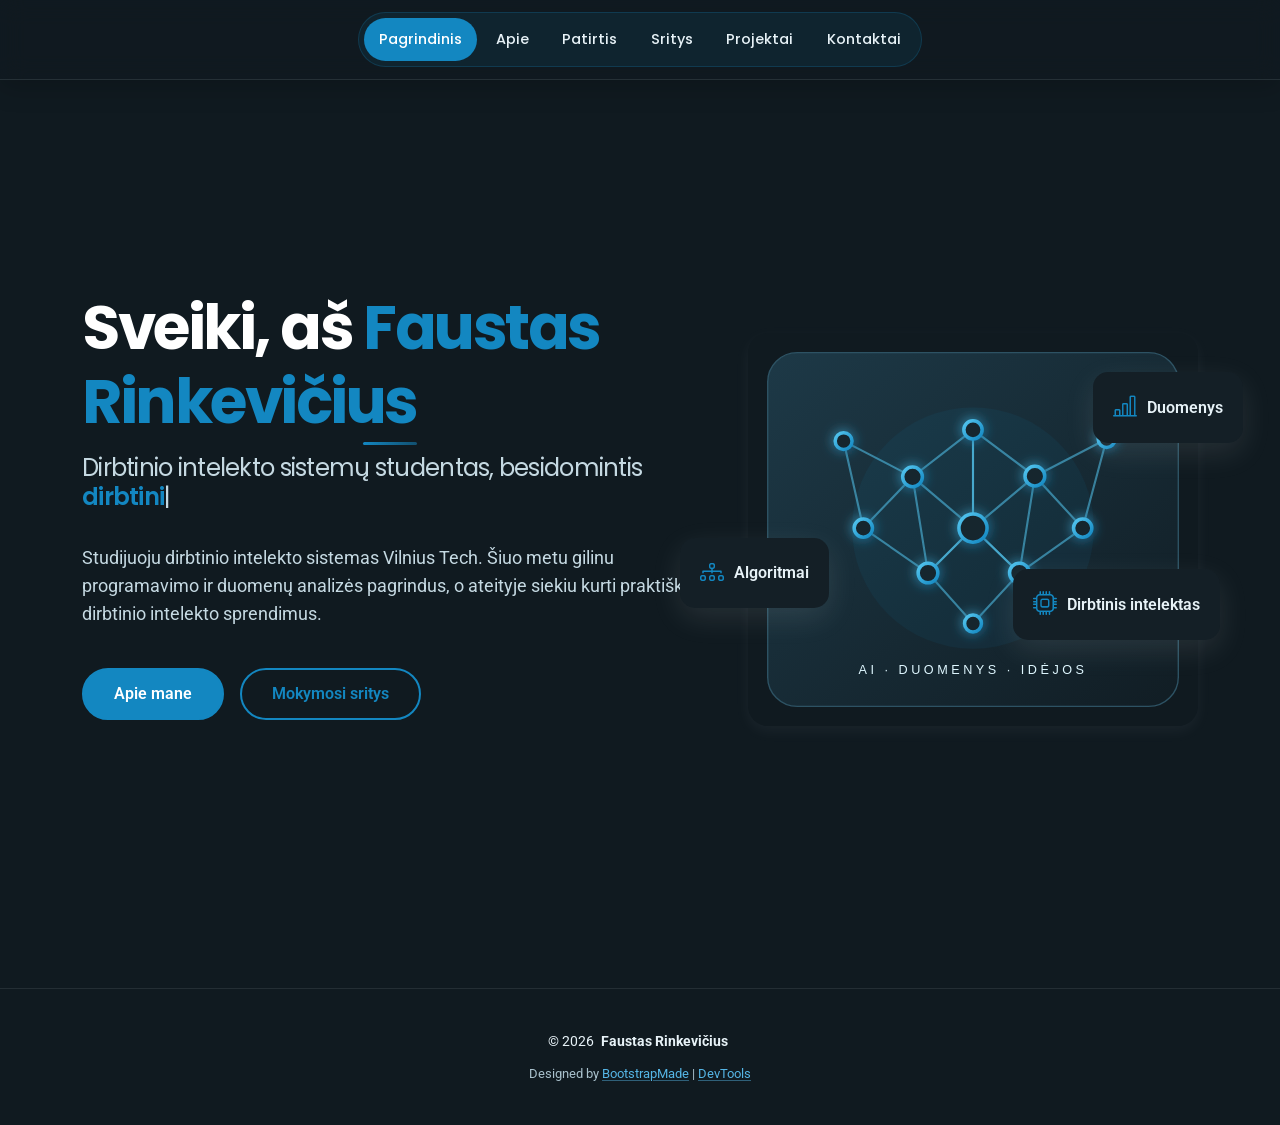
<file: index.html>
<!DOCTYPE html>
<html lang="lt">

<head>
  <meta charset="utf-8">
  <meta content="width=device-width, initial-scale=1.0" name="viewport">
  <title>Mano CV</title>
  <meta name="description" content="Faustas Rinkevičius CV puslapis.">
  <meta name="author" content="Faustas Rinkevičius">
  <meta name="keywords" content="">

  <!-- Favicons -->
  <link href="assets/img/favicon.svg" rel="icon" type="image/svg+xml">

  <!-- Fonts -->
  <link href="https://fonts.googleapis.com" rel="preconnect">
  <link href="https://fonts.gstatic.com" rel="preconnect" crossorigin>
  <link href="https://fonts.googleapis.com/css2?family=Roboto:ital,wght@0,100;0,300;0,400;0,500;0,700;0,900;1,100;1,300;1,400;1,500;1,700;1,900&family=Poppins:ital,wght@0,100;0,200;0,300;0,400;0,500;0,600;0,700;0,800;0,900;1,100;1,200;1,300;1,400;1,500;1,600;1,700;1,800;1,900&family=Raleway:ital,wght@0,100;0,200;0,300;0,400;0,500;0,600;0,700;0,800;0,900;1,100;1,200;1,300;1,400;1,500;1,600;1,700;1,800;1,900&display=swap" rel="stylesheet">

  <!-- Vendor CSS Files -->
  <link href="assets/vendor/bootstrap/css/bootstrap.min.css" rel="stylesheet">
  <link href="assets/vendor/bootstrap-icons/bootstrap-icons.css" rel="stylesheet">
  <link href="assets/vendor/aos/aos.css" rel="stylesheet">
  <link href="assets/vendor/swiper/swiper-bundle.min.css" rel="stylesheet">
  <link href="assets/vendor/glightbox/css/glightbox.min.css" rel="stylesheet">

  <!-- Main CSS File -->
  <link href="assets/css/main.css" rel="stylesheet">
  <link href="assets/css/custom.css" rel="stylesheet">

  <!-- =======================================================
  * Template Name: FolioOne
  * Template URL: https://bootstrapmade.com/folioone-bootstrap-portfolio-website-template/
  * Updated: Aug 23 2025 with Bootstrap v5.3.7
  * Author: BootstrapMade.com
  * License: https://bootstrapmade.com/license/
  ======================================================== -->
</head>

<body class="index-page">

  <header id="header" class="header d-flex align-items-center light-background sticky-top">
    <div class="container position-relative d-flex align-items-center justify-content-between">

      <!-- <a href="index.html" class="logo d-flex align-items-center me-auto me-xl-0">
      <img src="assets/img/logo.webp" alt="">
      <h1 class="sitename">FolioOne</h1> 
    </a> -->

      <nav id="navmenu" class="navmenu">
        <ul>
          <li><a href="index.html" class="active">Pagrindinis</a></li>
          <li><a href="about.html">Apie</a></li>
          <li><a href="resume.html">Patirtis</a></li>
          <li><a href="services.html">Sritys</a></li>
          <li><a href="portfolio.html">Projektai</a></li>
          <li><a href="contact.html">Kontaktai</a></li>
        </ul>
        <i class="mobile-nav-toggle d-xl-none bi bi-list"></i>
      </nav>

    </div>
  </header>

  <main class="main">

    <!-- Hero Section -->
    <section id="hero" class="hero section">

      <div class="container" data-aos="fade-up" data-aos-delay="100">

        <div class="row gy-4 align-items-center">
          <div class="col-lg-7 order-2 order-lg-1">
            <div class="hero-content">
              <h1 data-aos="fade-up" data-aos-delay="200">Sveiki, aš <span class="highlight">Faustas Rinkevičius</span></h1>
              <h2 data-aos="fade-up" data-aos-delay="300">Dirbtinio intelekto sistemų studentas, besidomintis <span class="typed" data-typed-items="dirbtiniu intelektu, mašininiu mokymusi, duomenų analize"></span></h2>
              <p data-aos="fade-up" data-aos-delay="400">Studijuoju dirbtinio intelekto sistemas Vilnius Tech. Šiuo metu gilinu programavimo ir duomenų analizės pagrindus, o ateityje siekiu kurti praktiškus dirbtinio intelekto sprendimus.</p>
              <div class="hero-actions" data-aos="fade-up" data-aos-delay="500">
                <a href="about.html" class="btn btn-primary">Apie mane</a>
                <a href="about.html#skills" class="btn btn-outline">Mokymosi sritys</a>
              </div>
            </div>
          </div>
          <div class="col-lg-5 order-1 order-lg-2">
            <div class="hero-image" data-aos="zoom-in" data-aos-delay="300">
              <div class="image-wrapper">
                <img src="assets/img/ai-network.svg" alt="Dirbtinio intelekto neuroninio tinklo iliustracija" class="img-fluid">
                <div class="floating-elements">
                  <div class="floating-card data" data-aos="fade-left" data-aos-delay="700">
                    <i class="bi bi-bar-chart-line"></i>
                    <span>Duomenys</span>
                  </div>
                  <div class="floating-card algorithms" data-aos="fade-right" data-aos-delay="800">
                    <i class="bi bi-diagram-3"></i>
                    <span>Algoritmai</span>
                  </div>
                  <div class="floating-card ai" data-aos="fade-up" data-aos-delay="900">
                    <i class="bi bi-cpu"></i>
                    <span>Dirbtinis intelektas</span>
                  </div>
                </div>
              </div>
            </div>
          </div>
        </div>

      </div>

    </section><!-- /Hero Section -->

  </main>

  <footer id="footer" class="footer">

    <div class="container">
      <div class="copyright text-center ">
        <p>© <span>2026</span> <strong class="px-1 sitename">Faustas Rinkevičius</strong></p>
      </div>
      <div class="credits">
        <!-- All the links in the footer should remain intact. -->
        <!-- You can delete the links only if you've purchased the pro version. -->
        <!-- Licensing information: https://bootstrapmade.com/license/ -->
        <!-- Purchase the pro version with working PHP/AJAX contact form: [buy-url] -->
        Designed by <a href="https://bootstrapmade.com/">BootstrapMade</a> | <a href="https://bootstrapmade.com/tools/">DevTools</a>
      </div>
    </div>

  </footer>

  <!-- Scroll Top -->
  <a href="#" id="scroll-top" class="scroll-top d-flex align-items-center justify-content-center"><i class="bi bi-arrow-up-short"></i></a>

  <!-- Preloader -->
  <div id="preloader"></div>

  <!-- Vendor JS Files -->
  <script src="assets/vendor/bootstrap/js/bootstrap.bundle.min.js"></script>
  <script src="assets/vendor/php-email-form/validate.js"></script>
  <script src="assets/vendor/aos/aos.js"></script>
  <script src="assets/vendor/typed.js/typed.umd.js"></script>
  <script src="assets/vendor/waypoints/noframework.waypoints.js"></script>
  <script src="assets/vendor/purecounter/purecounter_vanilla.js"></script>
  <script src="assets/vendor/swiper/swiper-bundle.min.js"></script>
  <script src="assets/vendor/imagesloaded/imagesloaded.pkgd.min.js"></script>
  <script src="assets/vendor/isotope-layout/isotope.pkgd.min.js"></script>
  <script src="assets/vendor/glightbox/js/glightbox.min.js"></script>

  <!-- Main JS File -->
  <script src="assets/js/main.js"></script>

</body>

</html>
</file>
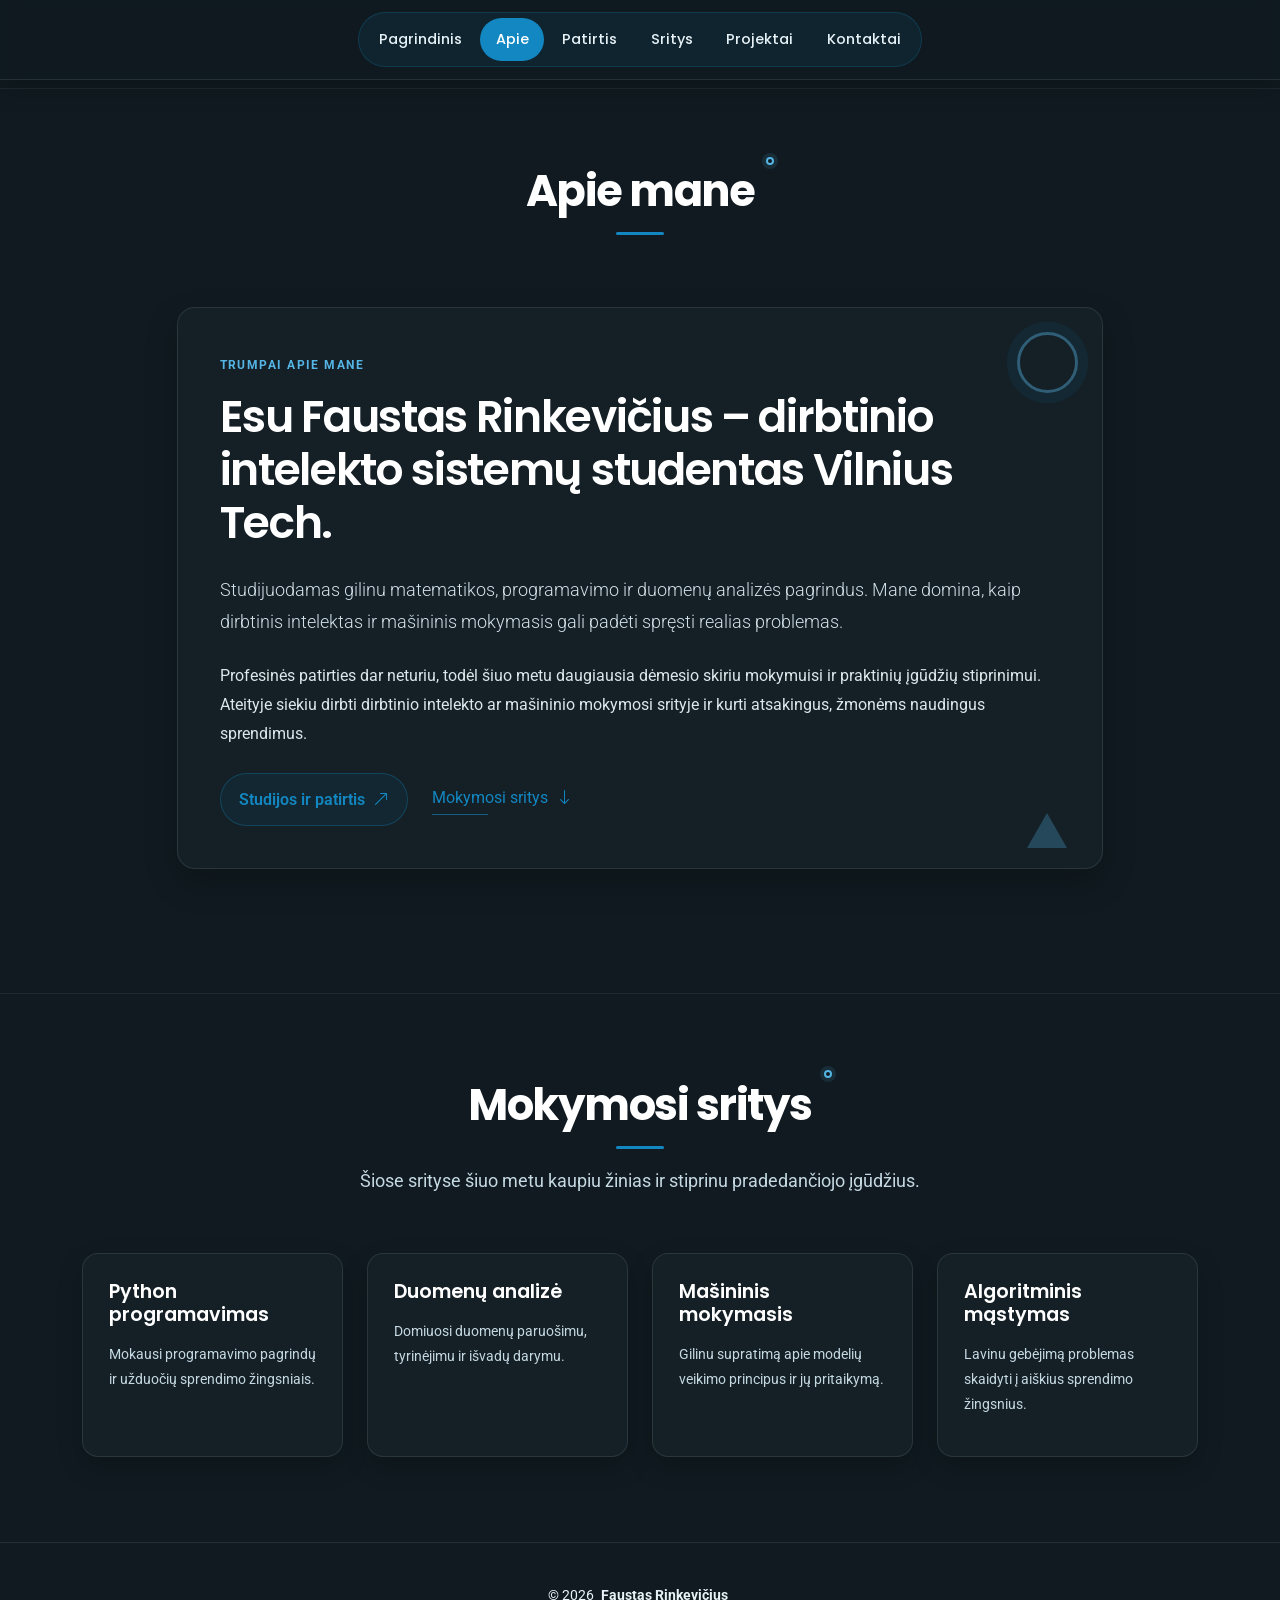
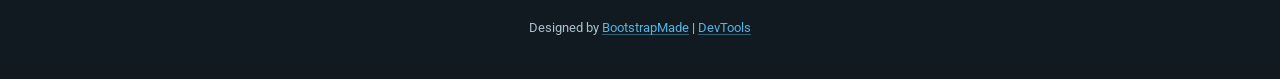
<file: about.html>
<!DOCTYPE html>
<html lang="lt">

<head>
  <meta charset="utf-8">
  <meta content="width=device-width, initial-scale=1.0" name="viewport">
  <title>Apie mane | Faustas Rinkevičius</title>
  <meta name="description" content="Fausto Rinkevičiaus pristatymas, studijos ir mokymosi sritys.">
  <meta name="keywords" content="">

  <!-- Favicons -->
  <link href="assets/img/favicon.svg" rel="icon" type="image/svg+xml">

  <!-- Fonts -->
  <link href="https://fonts.googleapis.com" rel="preconnect">
  <link href="https://fonts.gstatic.com" rel="preconnect" crossorigin>
  <link href="https://fonts.googleapis.com/css2?family=Roboto:ital,wght@0,100;0,300;0,400;0,500;0,700;0,900;1,100;1,300;1,400;1,500;1,700;1,900&family=Poppins:ital,wght@0,100;0,200;0,300;0,400;0,500;0,600;0,700;0,800;0,900;1,100;1,200;1,300;1,400;1,500;1,600;1,700;1,800;1,900&family=Raleway:ital,wght@0,100;0,200;0,300;0,400;0,500;0,600;0,700;0,800;0,900;1,100;1,200;1,300;1,400;1,500;1,600;1,700;1,800;1,900&display=swap" rel="stylesheet">

  <!-- Vendor CSS Files -->
  <link href="assets/vendor/bootstrap/css/bootstrap.min.css" rel="stylesheet">
  <link href="assets/vendor/bootstrap-icons/bootstrap-icons.css" rel="stylesheet">
  <link href="assets/vendor/aos/aos.css" rel="stylesheet">
  <link href="assets/vendor/swiper/swiper-bundle.min.css" rel="stylesheet">
  <link href="assets/vendor/glightbox/css/glightbox.min.css" rel="stylesheet">

  <!-- Main CSS File -->
  <link href="assets/css/main.css" rel="stylesheet">
  <link href="assets/css/custom.css" rel="stylesheet">

  <!-- =======================================================
  * Template Name: FolioOne
  * Template URL: https://bootstrapmade.com/folioone-bootstrap-portfolio-website-template/
  * Updated: Aug 23 2025 with Bootstrap v5.3.7
  * Author: BootstrapMade.com
  * License: https://bootstrapmade.com/license/
  ======================================================== -->
</head>

<body class="about-page">

  <header id="header" class="header d-flex align-items-center light-background sticky-top">
    <div class="container position-relative d-flex align-items-center justify-content-between">

      <!-- <a href="index.html" class="logo d-flex align-items-center me-auto me-xl-0">
      <img src="assets/img/logo.webp" alt="">
      <h1 class="sitename">FolioOne</h1> 
    </a> -->

      <nav id="navmenu" class="navmenu">
        <ul>
          <li><a href="index.html">Pagrindinis</a></li>
          <li><a href="about.html" class="active">Apie</a></li>
          <li><a href="resume.html">Patirtis</a></li>
          <li><a href="services.html">Sritys</a></li>
          <li><a href="portfolio.html">Projektai</a></li>
          <li><a href="contact.html">Kontaktai</a></li>
        </ul>
        <i class="mobile-nav-toggle d-xl-none bi bi-list"></i>
      </nav>

    </div>
  </header>

  <main class="main">

    <!-- About Section -->
    <section id="about" class="about section">

      <!-- Section Title -->
      <div class="container section-title" data-aos="fade-up">
        <h2>Apie mane</h2>
      </div><!-- End Section Title -->

      <div class="container" data-aos="fade-up" data-aos-delay="100">

        <div class="row align-items-center gy-5 mb-5">
          <div class="col-lg-10 mx-auto" data-aos="fade-right" data-aos-delay="150">
            <div class="intro-content">
              <span class="eyebrow">Trumpai apie mane</span>
              <h2 class="headline">Esu Faustas Rinkevičius – dirbtinio intelekto sistemų studentas Vilnius Tech.</h2>
              <p class="lead">
                Studijuodamas gilinu matematikos, programavimo ir duomenų analizės pagrindus. Mane domina, kaip dirbtinis intelektas ir mašininis mokymasis gali padėti spręsti realias problemas.
              </p>
              <p>
                Profesinės patirties dar neturiu, todėl šiuo metu daugiausia dėmesio skiriu mokymuisi ir praktinių įgūdžių stiprinimui. Ateityje siekiu dirbti dirbtinio intelekto ar mašininio mokymosi srityje ir kurti atsakingus, žmonėms naudingus sprendimus.
              </p>
              <div class="cta-group">
                <a href="resume.html" class="btn-ghost">
                  Studijos ir patirtis <i class="bi bi-arrow-up-right"></i>
                </a>
                <a href="#skills" class="link-underline">
                  Mokymosi sritys <i class="bi bi-arrow-down"></i>
                </a>
              </div>
            </div>
          </div>
        </div>
        <!-- End Intro -->
      </div>
    </section><!-- /About Section -->

    <!-- Skills Section -->
    <section id="skills" class="skills section">

      <div class="container section-title" data-aos="fade-up">
        <h2>Mokymosi sritys</h2>
        <p>Šiose srityse šiuo metu kaupiu žinias ir stiprinu pradedančiojo įgūdžius.</p>
      </div>

      <div class="container" data-aos="fade-up" data-aos-delay="100">
        <div class="row g-4 skills-animation">
          <div class="col-md-6 col-lg-3" data-aos="fade-up" data-aos-delay="100">
            <div class="skill-box">
              <h3>Python programavimas</h3>
              <p>Mokausi programavimo pagrindų ir užduočių sprendimo žingsniais.</p>
            </div>
          </div>
          <div class="col-md-6 col-lg-3" data-aos="fade-up" data-aos-delay="200">
            <div class="skill-box">
              <h3>Duomenų analizė</h3>
              <p>Domiuosi duomenų paruošimu, tyrinėjimu ir išvadų darymu.</p>
            </div>
          </div>
          <div class="col-md-6 col-lg-3" data-aos="fade-up" data-aos-delay="300">
            <div class="skill-box">
              <h3>Mašininis mokymasis</h3>
              <p>Gilinu supratimą apie modelių veikimo principus ir jų pritaikymą.</p>
            </div>
          </div>
          <div class="col-md-6 col-lg-3" data-aos="fade-up" data-aos-delay="400">
            <div class="skill-box">
              <h3>Algoritminis mąstymas</h3>
              <p>Lavinu gebėjimą problemas skaidyti į aiškius sprendimo žingsnius.</p>
            </div>
          </div>
        </div>
      </div>
    </section><!-- /Skills Section -->
  </main>

  <footer id="footer" class="footer">

    <div class="container">
      <div class="copyright text-center ">
        <p>© <span>2026</span> <strong class="px-1 sitename">Faustas Rinkevičius</strong></p>
      </div>
      <div class="credits">
        <!-- All the links in the footer should remain intact. -->
        <!-- You can delete the links only if you've purchased the pro version. -->
        <!-- Licensing information: https://bootstrapmade.com/license/ -->
        <!-- Purchase the pro version with working PHP/AJAX contact form: [buy-url] -->
        Designed by <a href="https://bootstrapmade.com/">BootstrapMade</a> | <a href="https://bootstrapmade.com/tools/">DevTools</a>
      </div>
    </div>

  </footer>

  <!-- Scroll Top -->
  <a href="#" id="scroll-top" class="scroll-top d-flex align-items-center justify-content-center"><i class="bi bi-arrow-up-short"></i></a>

  <!-- Preloader -->
  <div id="preloader"></div>

  <!-- Vendor JS Files -->
  <script src="assets/vendor/bootstrap/js/bootstrap.bundle.min.js"></script>
  <script src="assets/vendor/php-email-form/validate.js"></script>
  <script src="assets/vendor/aos/aos.js"></script>
  <script src="assets/vendor/typed.js/typed.umd.js"></script>
  <script src="assets/vendor/waypoints/noframework.waypoints.js"></script>
  <script src="assets/vendor/purecounter/purecounter_vanilla.js"></script>
  <script src="assets/vendor/swiper/swiper-bundle.min.js"></script>
  <script src="assets/vendor/imagesloaded/imagesloaded.pkgd.min.js"></script>
  <script src="assets/vendor/isotope-layout/isotope.pkgd.min.js"></script>
  <script src="assets/vendor/glightbox/js/glightbox.min.js"></script>

  <!-- Main JS File -->
  <script src="assets/js/main.js"></script>

</body>

</html>
</file>
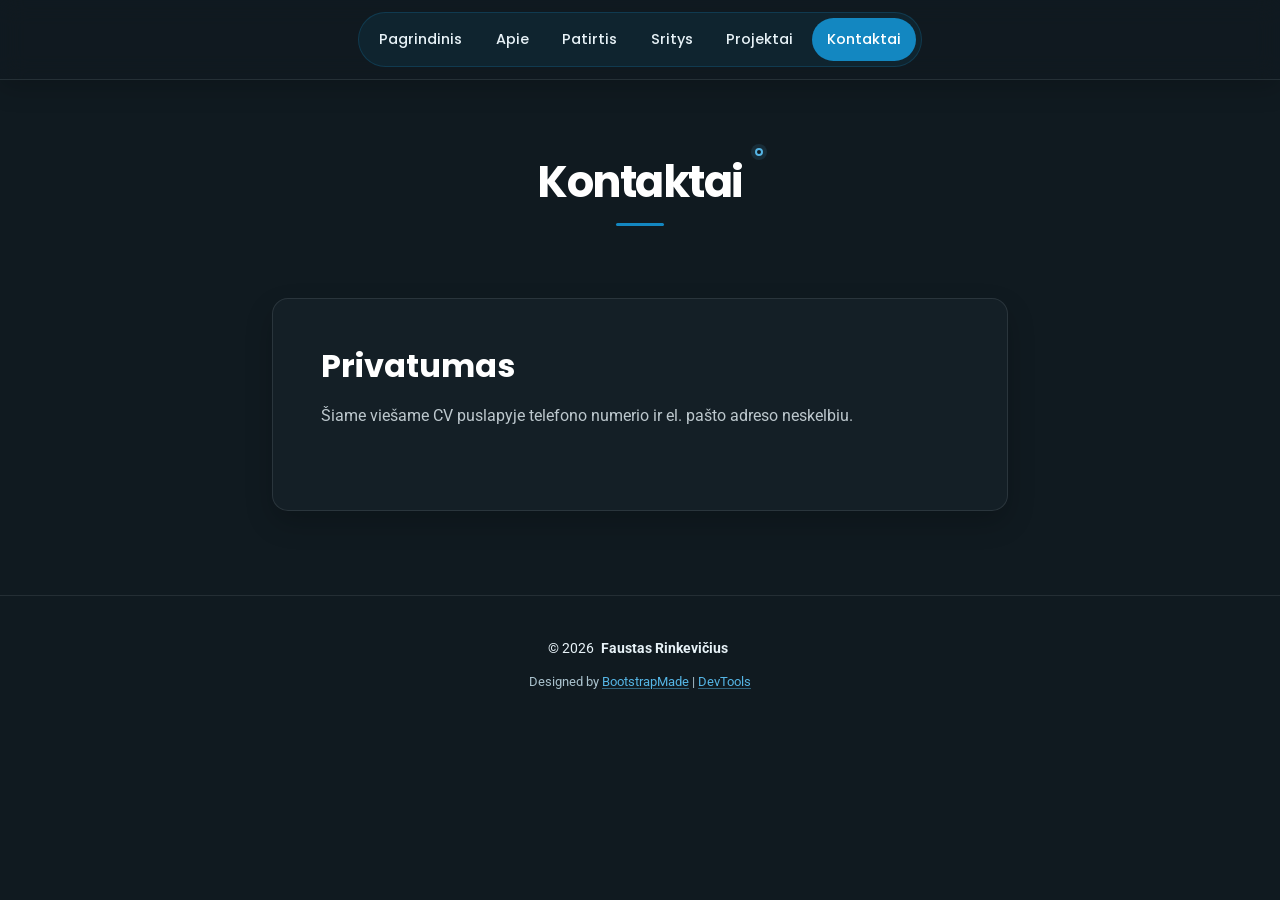
<file: contact.html>
<!DOCTYPE html>
<html lang="lt">

<head>
  <meta charset="utf-8">
  <meta content="width=device-width, initial-scale=1.0" name="viewport">
  <title>Kontaktai | Faustas Rinkevičius</title>
  <meta name="description" content="Informacija apie kontaktus Fausto Rinkevičiaus CV puslapyje.">
  <meta name="keywords" content="">

  <!-- Favicons -->
  <link href="assets/img/favicon.svg" rel="icon" type="image/svg+xml">

  <!-- Fonts -->
  <link href="https://fonts.googleapis.com" rel="preconnect">
  <link href="https://fonts.gstatic.com" rel="preconnect" crossorigin>
  <link href="https://fonts.googleapis.com/css2?family=Roboto:ital,wght@0,100;0,300;0,400;0,500;0,700;0,900;1,100;1,300;1,400;1,500;1,700;1,900&family=Poppins:ital,wght@0,100;0,200;0,300;0,400;0,500;0,600;0,700;0,800;0,900;1,100;1,200;1,300;1,400;1,500;1,600;1,700;1,800;1,900&family=Raleway:ital,wght@0,100;0,200;0,300;0,400;0,500;0,600;0,700;0,800;0,900;1,100;1,200;1,300;1,400;1,500;1,600;1,700;1,800;1,900&display=swap" rel="stylesheet">

  <!-- Vendor CSS Files -->
  <link href="assets/vendor/bootstrap/css/bootstrap.min.css" rel="stylesheet">
  <link href="assets/vendor/bootstrap-icons/bootstrap-icons.css" rel="stylesheet">
  <link href="assets/vendor/aos/aos.css" rel="stylesheet">
  <link href="assets/vendor/swiper/swiper-bundle.min.css" rel="stylesheet">
  <link href="assets/vendor/glightbox/css/glightbox.min.css" rel="stylesheet">

  <!-- Main CSS File -->
  <link href="assets/css/main.css" rel="stylesheet">
  <link href="assets/css/custom.css" rel="stylesheet">

  <!-- =======================================================
  * Template Name: FolioOne
  * Template URL: https://bootstrapmade.com/folioone-bootstrap-portfolio-website-template/
  * Updated: Aug 23 2025 with Bootstrap v5.3.7
  * Author: BootstrapMade.com
  * License: https://bootstrapmade.com/license/
  ======================================================== -->
</head>

<body class="contact-page">

  <header id="header" class="header d-flex align-items-center light-background sticky-top">
    <div class="container position-relative d-flex align-items-center justify-content-between">

      <!-- <a href="index.html" class="logo d-flex align-items-center me-auto me-xl-0">
      <img src="assets/img/logo.webp" alt="">
      <h1 class="sitename">FolioOne</h1> 
    </a> -->

      <nav id="navmenu" class="navmenu">
        <ul>
          <li><a href="index.html">Pagrindinis</a></li>
          <li><a href="about.html">Apie</a></li>
          <li><a href="resume.html">Patirtis</a></li>
          <li><a href="services.html">Sritys</a></li>
          <li><a href="portfolio.html">Projektai</a></li>
          <li><a href="contact.html" class="active">Kontaktai</a></li>
        </ul>
        <i class="mobile-nav-toggle d-xl-none bi bi-list"></i>
      </nav>

    </div>
  </header>

  <main class="main">

    <!-- Contact Section -->
    <section id="contact" class="contact section">
      <div class="container section-title" data-aos="fade-up">
        <h2>Kontaktai</h2>
      </div>
      <div class="container" data-aos="fade-up" data-aos-delay="100">
        <div class="row justify-content-center">
          <div class="col-lg-8">
            <div class="info-box" data-aos="fade-up" data-aos-delay="200">
              <h3>Privatumas</h3>
              <p>Šiame viešame CV puslapyje telefono numerio ir el. pašto adreso neskelbiu.</p>
            </div>
          </div>
        </div>
      </div>
    </section><!-- /Contact Section -->

  </main>

  <footer id="footer" class="footer">

    <div class="container">
      <div class="copyright text-center ">
        <p>© <span>2026</span> <strong class="px-1 sitename">Faustas Rinkevičius</strong></p>
      </div>
      <div class="credits">
        <!-- All the links in the footer should remain intact. -->
        <!-- You can delete the links only if you've purchased the pro version. -->
        <!-- Licensing information: https://bootstrapmade.com/license/ -->
        <!-- Purchase the pro version with working PHP/AJAX contact form: [buy-url] -->
        Designed by <a href="https://bootstrapmade.com/">BootstrapMade</a> | <a href="https://bootstrapmade.com/tools/">DevTools</a>
      </div>
    </div>

  </footer>

  <!-- Scroll Top -->
  <a href="#" id="scroll-top" class="scroll-top d-flex align-items-center justify-content-center"><i class="bi bi-arrow-up-short"></i></a>

  <!-- Preloader -->
  <div id="preloader"></div>

  <!-- Vendor JS Files -->
  <script src="assets/vendor/bootstrap/js/bootstrap.bundle.min.js"></script>
  <script src="assets/vendor/php-email-form/validate.js"></script>
  <script src="assets/vendor/aos/aos.js"></script>
  <script src="assets/vendor/typed.js/typed.umd.js"></script>
  <script src="assets/vendor/waypoints/noframework.waypoints.js"></script>
  <script src="assets/vendor/purecounter/purecounter_vanilla.js"></script>
  <script src="assets/vendor/swiper/swiper-bundle.min.js"></script>
  <script src="assets/vendor/imagesloaded/imagesloaded.pkgd.min.js"></script>
  <script src="assets/vendor/isotope-layout/isotope.pkgd.min.js"></script>
  <script src="assets/vendor/glightbox/js/glightbox.min.js"></script>

  <!-- Main JS File -->
  <script src="assets/js/main.js"></script>

</body>

</html>
</file>
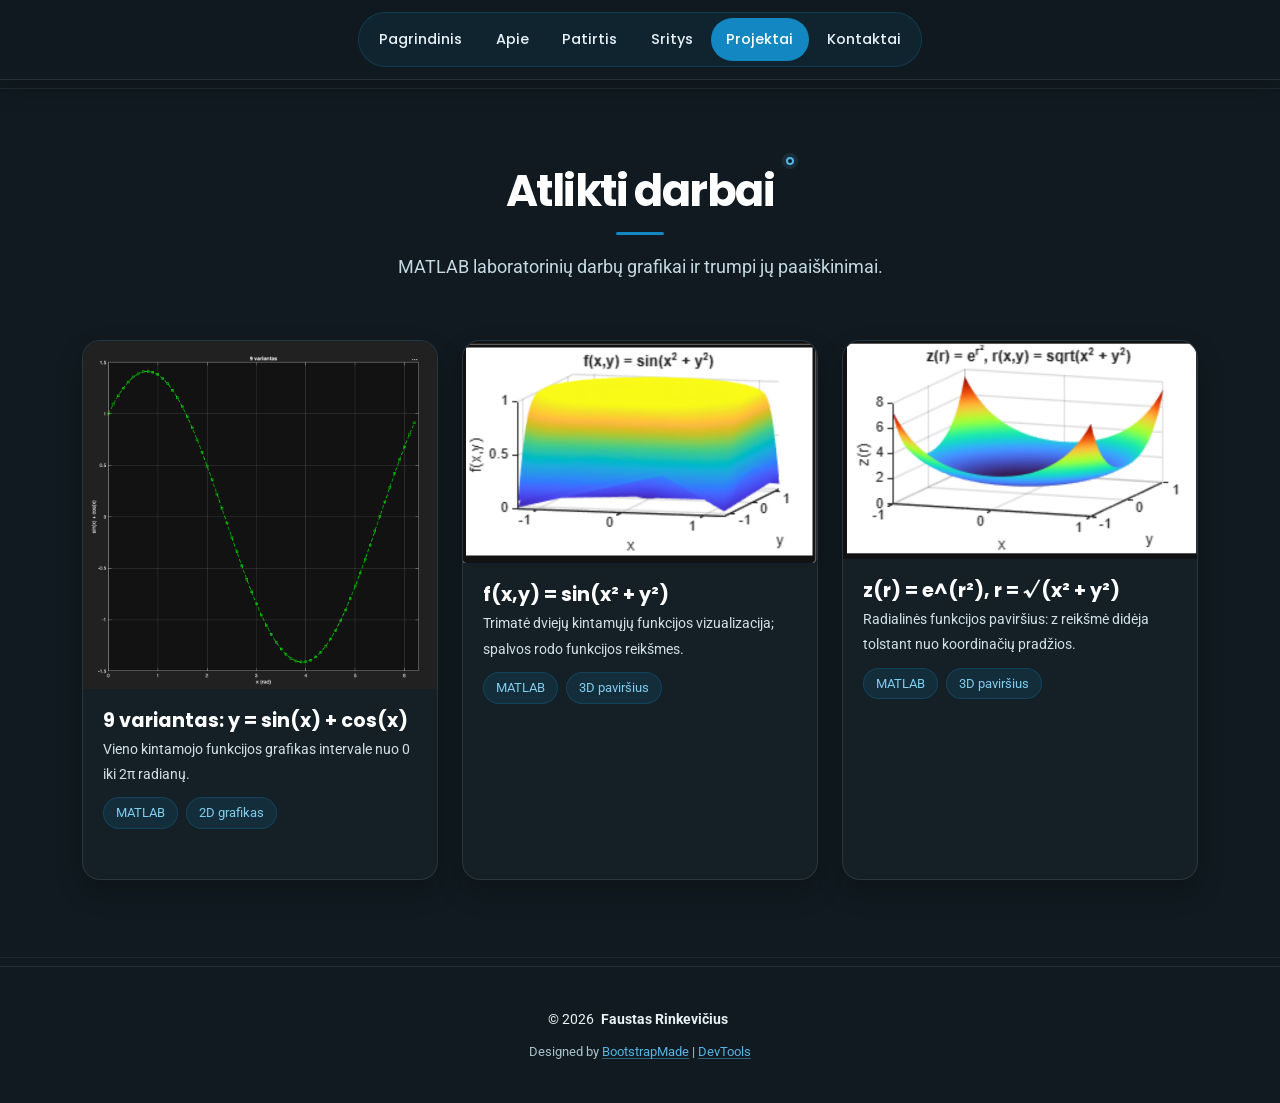
<file: portfolio.html>
<!DOCTYPE html>
<html lang="lt">

<head>
  <meta charset="utf-8">
  <meta content="width=device-width, initial-scale=1.0" name="viewport">
  <title>Atlikti darbai | Faustas Rinkevičius</title>
  <meta name="description" content="Fausto Rinkevičiaus projektų puslapis.">
  <meta name="keywords" content="">

  <!-- Favicons -->
  <link href="assets/img/favicon.svg" rel="icon" type="image/svg+xml">

  <!-- Fonts -->
  <link href="https://fonts.googleapis.com" rel="preconnect">
  <link href="https://fonts.gstatic.com" rel="preconnect" crossorigin>
  <link href="https://fonts.googleapis.com/css2?family=Roboto:ital,wght@0,100;0,300;0,400;0,500;0,700;0,900;1,100;1,300;1,400;1,500;1,700;1,900&family=Poppins:ital,wght@0,100;0,200;0,300;0,400;0,500;0,600;0,700;0,800;0,900;1,100;1,200;1,300;1,400;1,500;1,600;1,700;1,800;1,900&family=Raleway:ital,wght@0,100;0,200;0,300;0,400;0,500;0,600;0,700;0,800;0,900;1,100;1,200;1,300;1,400;1,500;1,600;1,700;1,800;1,900&display=swap" rel="stylesheet">

  <!-- Vendor CSS Files -->
  <link href="assets/vendor/bootstrap/css/bootstrap.min.css" rel="stylesheet">
  <link href="assets/vendor/bootstrap-icons/bootstrap-icons.css" rel="stylesheet">
  <link href="assets/vendor/aos/aos.css" rel="stylesheet">
  <link href="assets/vendor/swiper/swiper-bundle.min.css" rel="stylesheet">
  <link href="assets/vendor/glightbox/css/glightbox.min.css" rel="stylesheet">

  <!-- Main CSS File -->
  <link href="assets/css/main.css" rel="stylesheet">
  <link href="assets/css/custom.css" rel="stylesheet">

  <!-- =======================================================
  * Template Name: FolioOne
  * Template URL: https://bootstrapmade.com/folioone-bootstrap-portfolio-website-template/
  * Updated: Aug 23 2025 with Bootstrap v5.3.7
  * Author: BootstrapMade.com
  * License: https://bootstrapmade.com/license/
  ======================================================== -->
</head>

<body class="portfolio-page">

  <header id="header" class="header d-flex align-items-center light-background sticky-top">
    <div class="container position-relative d-flex align-items-center justify-content-between">

      <!-- <a href="index.html" class="logo d-flex align-items-center me-auto me-xl-0">
      <img src="assets/img/logo.webp" alt="">
      <h1 class="sitename">FolioOne</h1> 
    </a> -->

      <nav id="navmenu" class="navmenu">
        <ul>
          <li><a href="index.html">Pagrindinis</a></li>
          <li><a href="about.html">Apie</a></li>
          <li><a href="resume.html">Patirtis</a></li>
          <li><a href="services.html">Sritys</a></li>
          <li><a href="portfolio.html" class="active">Projektai</a></li>
          <li><a href="contact.html">Kontaktai</a></li>
        </ul>
        <i class="mobile-nav-toggle d-xl-none bi bi-list"></i>
      </nav>

    </div>
  </header>

  <main class="main">
    <section id="portfolio" class="portfolio section">
      <div class="container section-title" data-aos="fade-up">
        <h2>Atlikti darbai</h2>
        <p>MATLAB laboratorinių darbų grafikai ir trumpi jų paaiškinimai.</p>
      </div>
      <div class="container" data-aos="fade-up" data-aos-delay="100">
        <div class="row gy-4">
          <article class="col-lg-4 col-md-6 portfolio-item">
            <div class="portfolio-card h-100">
              <div class="portfolio-img">
                <img src="assets/img/matlab-9-variantas-sin-cos.png" alt="MATLAB grafikas: y = sin(x) + cos(x), devintas variantas" class="img-fluid" width="988" height="972" loading="lazy">
              </div>
              <div class="portfolio-info">
                <h4>9 variantas: y = sin(x) + cos(x)</h4>
                <p>Vieno kintamojo funkcijos grafikas intervale nuo 0 iki 2π radianų.</p>
                <div class="portfolio-tags"><span>MATLAB</span><span>2D grafikas</span></div>
              </div>
            </div>
          </article>
          <article class="col-lg-4 col-md-6 portfolio-item">
            <div class="portfolio-card h-100">
              <div class="portfolio-img">
                <img src="assets/img/matlab-sin-x2-y2.png" alt="MATLAB trimatis paviršiaus grafikas f(x,y) = sin(x² + y²)" class="img-fluid" width="610" height="384" loading="lazy">
              </div>
              <div class="portfolio-info">
                <h4>f(x,y) = sin(x² + y²)</h4>
                <p>Trimatė dviejų kintamųjų funkcijos vizualizacija; spalvos rodo funkcijos reikšmes.</p>
                <div class="portfolio-tags"><span>MATLAB</span><span>3D paviršius</span></div>
              </div>
            </div>
          </article>
          <article class="col-lg-4 col-md-6 portfolio-item">
            <div class="portfolio-card h-100">
              <div class="portfolio-img">
                <img src="assets/img/matlab-exp-r2.png" alt="MATLAB trimatis paviršiaus grafikas z(r) = e^(r²), kur r = √(x² + y²)" class="img-fluid" width="606" height="374" loading="lazy">
              </div>
              <div class="portfolio-info">
                <h4>z(r) = e^(r²), r = √(x² + y²)</h4>
                <p>Radialinės funkcijos paviršius: z reikšmė didėja tolstant nuo koordinačių pradžios.</p>
                <div class="portfolio-tags"><span>MATLAB</span><span>3D paviršius</span></div>
              </div>
            </div>
          </article>
        </div>
      </div>
    </section>
  </main>

  <footer id="footer" class="footer">

    <div class="container">
      <div class="copyright text-center ">
        <p>© <span>2026</span> <strong class="px-1 sitename">Faustas Rinkevičius</strong></p>
      </div>
      <div class="credits">
        <!-- All the links in the footer should remain intact. -->
        <!-- You can delete the links only if you've purchased the pro version. -->
        <!-- Licensing information: https://bootstrapmade.com/license/ -->
        <!-- Purchase the pro version with working PHP/AJAX contact form: [buy-url] -->
        Designed by <a href="https://bootstrapmade.com/">BootstrapMade</a> | <a href="https://bootstrapmade.com/tools/">DevTools</a>
      </div>
    </div>

  </footer>

  <!-- Scroll Top -->
  <a href="#" id="scroll-top" class="scroll-top d-flex align-items-center justify-content-center"><i class="bi bi-arrow-up-short"></i></a>

  <!-- Preloader -->
  <div id="preloader"></div>

  <!-- Vendor JS Files -->
  <script src="assets/vendor/bootstrap/js/bootstrap.bundle.min.js"></script>
  <script src="assets/vendor/php-email-form/validate.js"></script>
  <script src="assets/vendor/aos/aos.js"></script>
  <script src="assets/vendor/typed.js/typed.umd.js"></script>
  <script src="assets/vendor/waypoints/noframework.waypoints.js"></script>
  <script src="assets/vendor/purecounter/purecounter_vanilla.js"></script>
  <script src="assets/vendor/swiper/swiper-bundle.min.js"></script>
  <script src="assets/vendor/imagesloaded/imagesloaded.pkgd.min.js"></script>
  <script src="assets/vendor/isotope-layout/isotope.pkgd.min.js"></script>
  <script src="assets/vendor/glightbox/js/glightbox.min.js"></script>

  <!-- Main JS File -->
  <script src="assets/js/main.js"></script>

</body>

</html>
</file>
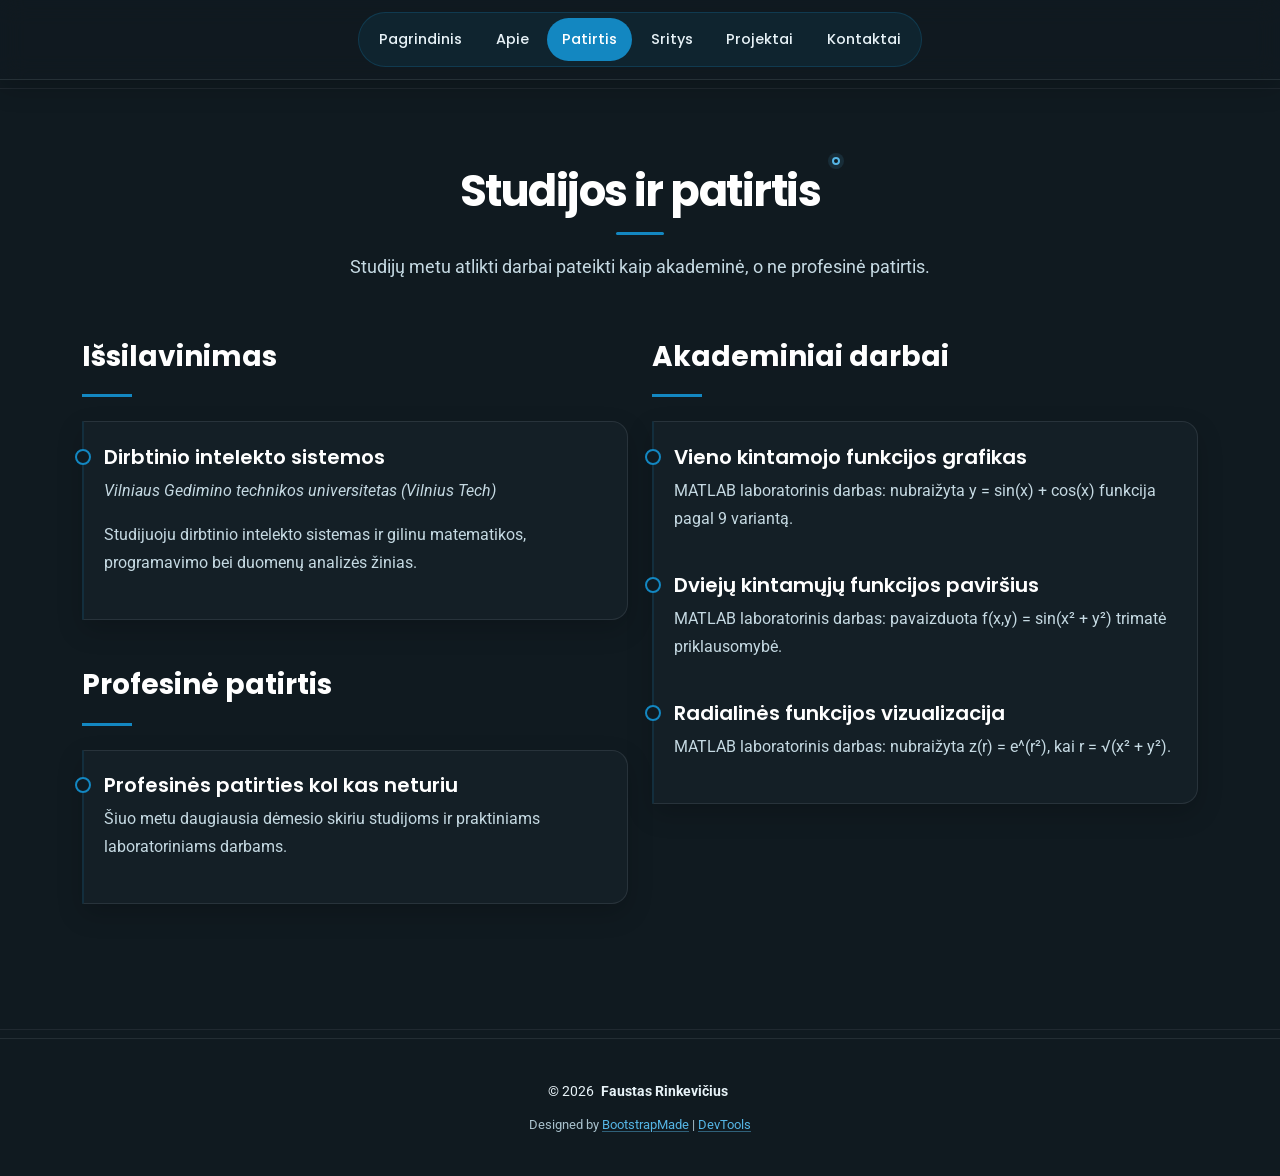
<file: resume.html>
<!DOCTYPE html>
<html lang="lt">

<head>
  <meta charset="utf-8">
  <meta content="width=device-width, initial-scale=1.0" name="viewport">
  <title>Patirtis | Faustas Rinkevičius</title>
  <meta name="description" content="Fausto Rinkevičiaus studijos ir profesinė patirtis.">
  <meta name="keywords" content="">

  <!-- Favicons -->
  <link href="assets/img/favicon.svg" rel="icon" type="image/svg+xml">

  <!-- Fonts -->
  <link href="https://fonts.googleapis.com" rel="preconnect">
  <link href="https://fonts.gstatic.com" rel="preconnect" crossorigin>
  <link href="https://fonts.googleapis.com/css2?family=Roboto:ital,wght@0,100;0,300;0,400;0,500;0,700;0,900;1,100;1,300;1,400;1,500;1,700;1,900&family=Poppins:ital,wght@0,100;0,200;0,300;0,400;0,500;0,600;0,700;0,800;0,900;1,100;1,200;1,300;1,400;1,500;1,600;1,700;1,800;1,900&family=Raleway:ital,wght@0,100;0,200;0,300;0,400;0,500;0,600;0,700;0,800;0,900;1,100;1,200;1,300;1,400;1,500;1,600;1,700;1,800;1,900&display=swap" rel="stylesheet">

  <!-- Vendor CSS Files -->
  <link href="assets/vendor/bootstrap/css/bootstrap.min.css" rel="stylesheet">
  <link href="assets/vendor/bootstrap-icons/bootstrap-icons.css" rel="stylesheet">
  <link href="assets/vendor/aos/aos.css" rel="stylesheet">
  <link href="assets/vendor/swiper/swiper-bundle.min.css" rel="stylesheet">
  <link href="assets/vendor/glightbox/css/glightbox.min.css" rel="stylesheet">

  <!-- Main CSS File -->
  <link href="assets/css/main.css" rel="stylesheet">
  <link href="assets/css/custom.css" rel="stylesheet">

  <!-- =======================================================
  * Template Name: FolioOne
  * Template URL: https://bootstrapmade.com/folioone-bootstrap-portfolio-website-template/
  * Updated: Aug 23 2025 with Bootstrap v5.3.7
  * Author: BootstrapMade.com
  * License: https://bootstrapmade.com/license/
  ======================================================== -->
</head>

<body class="resume-page">

  <header id="header" class="header d-flex align-items-center light-background sticky-top">
    <div class="container position-relative d-flex align-items-center justify-content-between">

      <!-- <a href="index.html" class="logo d-flex align-items-center me-auto me-xl-0">
      <img src="assets/img/logo.webp" alt="">
      <h1 class="sitename">FolioOne</h1> 
    </a> -->

      <nav id="navmenu" class="navmenu">
        <ul>
          <li><a href="index.html">Pagrindinis</a></li>
          <li><a href="about.html">Apie</a></li>
          <li><a href="resume.html" class="active">Patirtis</a></li>
          <li><a href="services.html">Sritys</a></li>
          <li><a href="portfolio.html">Projektai</a></li>
          <li><a href="contact.html">Kontaktai</a></li>
        </ul>
        <i class="mobile-nav-toggle d-xl-none bi bi-list"></i>
      </nav>

    </div>
  </header>

  <main class="main">
    <section id="resume" class="resume section">
      <div class="container section-title" data-aos="fade-up">
        <h2>Studijos ir patirtis</h2>
        <p>Studijų metu atlikti darbai pateikti kaip akademinė, o ne profesinė patirtis.</p>
      </div>
      <div class="container" data-aos="fade-up" data-aos-delay="100">
        <div class="row">
          <div class="col-lg-6">
            <div class="resume-item" data-aos="fade-up">
              <h3 class="resume-title">Išsilavinimas</h3>
              <div class="resume-content">
                <article class="education-item">
                  <h4>Dirbtinio intelekto sistemos</h4>
                  <p class="institution"><em>Vilniaus Gedimino technikos universitetas (Vilnius Tech)</em></p>
                  <p>Studijuoju dirbtinio intelekto sistemas ir gilinu matematikos, programavimo bei duomenų analizės žinias.</p>
                </article>
              </div>
            </div>
            <div class="resume-item" data-aos="fade-up" data-aos-delay="100">
              <h3 class="resume-title">Profesinė patirtis</h3>
              <div class="resume-content">
                <article class="experience-item">
                  <h4>Profesinės patirties kol kas neturiu</h4>
                  <p>Šiuo metu daugiausia dėmesio skiriu studijoms ir praktiniams laboratoriniams darbams.</p>
                </article>
              </div>
            </div>
          </div>
          <div class="col-lg-6">
            <div class="resume-item" data-aos="fade-up" data-aos-delay="150">
              <h3 class="resume-title">Akademiniai darbai</h3>
              <div class="resume-content">
                <article class="experience-item">
                  <h4>Vieno kintamojo funkcijos grafikas</h4>
                  <p>MATLAB laboratorinis darbas: nubraižyta y = sin(x) + cos(x) funkcija pagal 9 variantą.</p>
                </article>
                <article class="experience-item">
                  <h4>Dviejų kintamųjų funkcijos paviršius</h4>
                  <p>MATLAB laboratorinis darbas: pavaizduota f(x,y) = sin(x² + y²) trimatė priklausomybė.</p>
                </article>
                <article class="experience-item">
                  <h4>Radialinės funkcijos vizualizacija</h4>
                  <p>MATLAB laboratorinis darbas: nubraižyta z(r) = e^(r²), kai r = √(x² + y²).</p>
                </article>
              </div>
            </div>
          </div>
        </div>
      </div>
    </section>
  </main>

  <footer id="footer" class="footer">

    <div class="container">
      <div class="copyright text-center ">
        <p>© <span>2026</span> <strong class="px-1 sitename">Faustas Rinkevičius</strong></p>
      </div>
      <div class="credits">
        <!-- All the links in the footer should remain intact. -->
        <!-- You can delete the links only if you've purchased the pro version. -->
        <!-- Licensing information: https://bootstrapmade.com/license/ -->
        <!-- Purchase the pro version with working PHP/AJAX contact form: [buy-url] -->
        Designed by <a href="https://bootstrapmade.com/">BootstrapMade</a> | <a href="https://bootstrapmade.com/tools/">DevTools</a>
      </div>
    </div>

  </footer>

  <!-- Scroll Top -->
  <a href="#" id="scroll-top" class="scroll-top d-flex align-items-center justify-content-center"><i class="bi bi-arrow-up-short"></i></a>

  <!-- Preloader -->
  <div id="preloader"></div>

  <!-- Vendor JS Files -->
  <script src="assets/vendor/bootstrap/js/bootstrap.bundle.min.js"></script>
  <script src="assets/vendor/php-email-form/validate.js"></script>
  <script src="assets/vendor/aos/aos.js"></script>
  <script src="assets/vendor/typed.js/typed.umd.js"></script>
  <script src="assets/vendor/waypoints/noframework.waypoints.js"></script>
  <script src="assets/vendor/purecounter/purecounter_vanilla.js"></script>
  <script src="assets/vendor/swiper/swiper-bundle.min.js"></script>
  <script src="assets/vendor/imagesloaded/imagesloaded.pkgd.min.js"></script>
  <script src="assets/vendor/isotope-layout/isotope.pkgd.min.js"></script>
  <script src="assets/vendor/glightbox/js/glightbox.min.js"></script>

  <!-- Main JS File -->
  <script src="assets/js/main.js"></script>

</body>

</html>
</file>
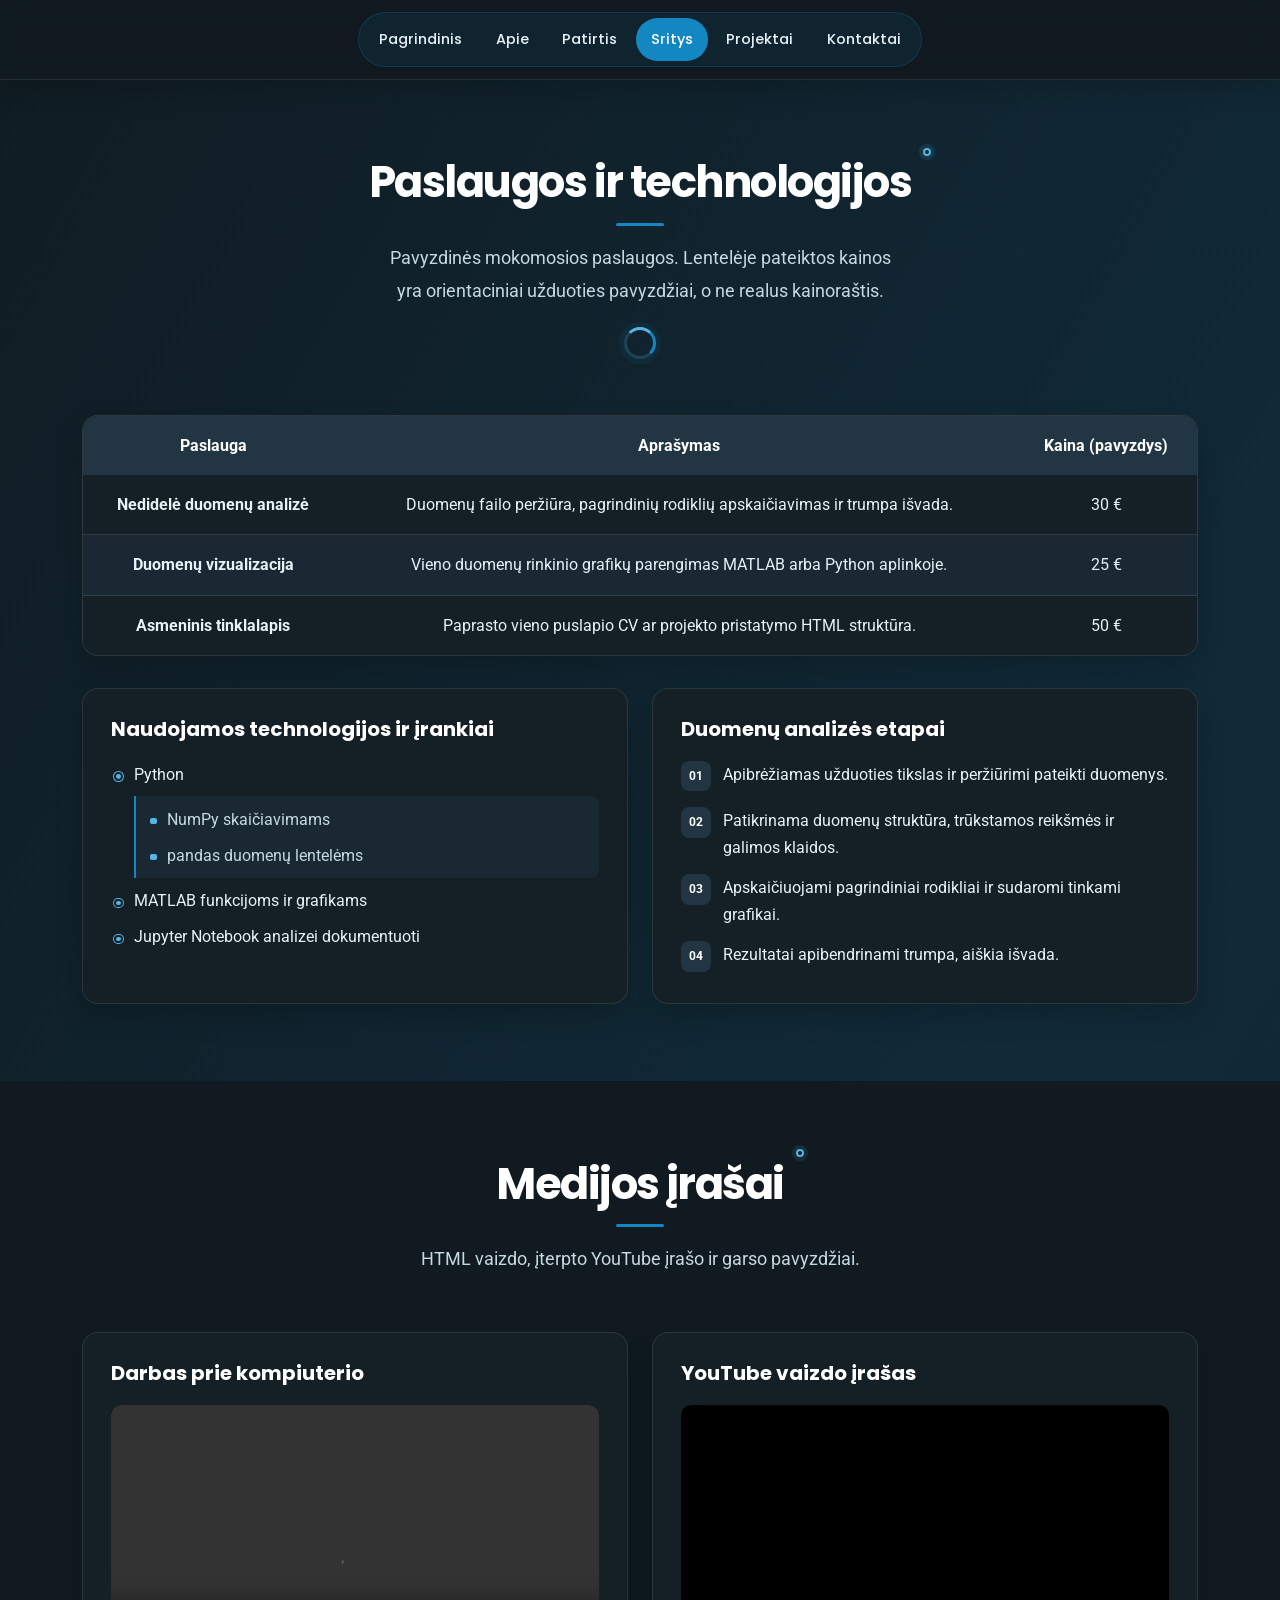
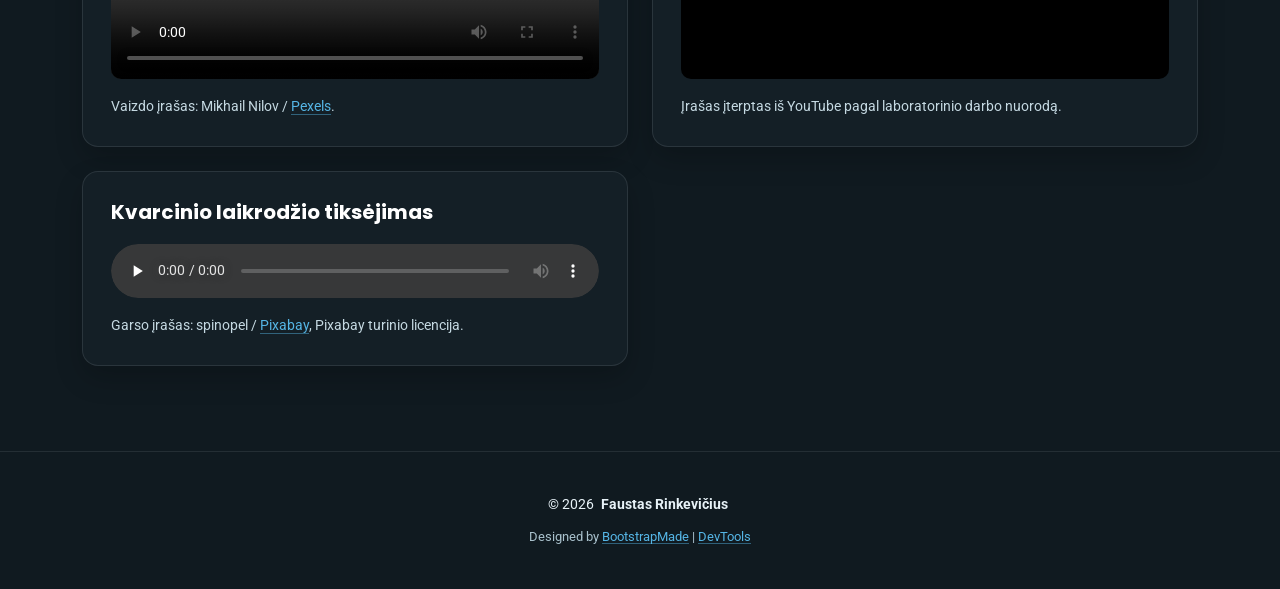
<file: services.html>
<!DOCTYPE html>
<html lang="lt">

<head>
  <meta charset="utf-8">
  <meta content="width=device-width, initial-scale=1.0" name="viewport">
  <title>Domėjimosi sritys | Faustas Rinkevičius</title>
  <meta name="description" content="Fausto Rinkevičiaus domėjimosi ir mokymosi sritys.">
  <meta name="keywords" content="">

  <!-- Favicons -->
  <link href="assets/img/favicon.svg" rel="icon" type="image/svg+xml">

  <!-- Fonts -->
  <link href="https://fonts.googleapis.com" rel="preconnect">
  <link href="https://fonts.gstatic.com" rel="preconnect" crossorigin>
  <link href="https://fonts.googleapis.com/css2?family=Roboto:ital,wght@0,100;0,300;0,400;0,500;0,700;0,900;1,100;1,300;1,400;1,500;1,700;1,900&family=Poppins:ital,wght@0,100;0,200;0,300;0,400;0,500;0,600;0,700;0,800;0,900;1,100;1,200;1,300;1,400;1,500;1,600;1,700;1,800;1,900&family=Raleway:ital,wght@0,100;0,200;0,300;0,400;0,500;0,600;0,700;0,800;0,900;1,100;1,200;1,300;1,400;1,500;1,600;1,700;1,800;1,900&display=swap" rel="stylesheet">

  <!-- Vendor CSS Files -->
  <link href="assets/vendor/bootstrap/css/bootstrap.min.css" rel="stylesheet">
  <link href="assets/vendor/bootstrap-icons/bootstrap-icons.css" rel="stylesheet">
  <link href="assets/vendor/aos/aos.css" rel="stylesheet">
  <link href="assets/vendor/swiper/swiper-bundle.min.css" rel="stylesheet">
  <link href="assets/vendor/glightbox/css/glightbox.min.css" rel="stylesheet">

  <!-- Main CSS File -->
  <link href="assets/css/main.css" rel="stylesheet">
  <link href="assets/css/custom.css" rel="stylesheet">

  <!-- =======================================================
  * Template Name: FolioOne
  * Template URL: https://bootstrapmade.com/folioone-bootstrap-portfolio-website-template/
  * Updated: Aug 23 2025 with Bootstrap v5.3.7
  * Author: BootstrapMade.com
  * License: https://bootstrapmade.com/license/
  ======================================================== -->
</head>

<body class="services-page">

  <header id="header" class="header d-flex align-items-center light-background sticky-top">
    <div class="container position-relative d-flex align-items-center justify-content-between">

      <!-- <a href="index.html" class="logo d-flex align-items-center me-auto me-xl-0">
      <img src="assets/img/logo.webp" alt="">
      <h1 class="sitename">FolioOne</h1> 
    </a> -->

      <nav id="navmenu" class="navmenu">
        <ul>
          <li><a href="index.html">Pagrindinis</a></li>
          <li><a href="about.html">Apie</a></li>
          <li><a href="resume.html">Patirtis</a></li>
          <li><a href="services.html" class="active">Sritys</a></li>
          <li><a href="portfolio.html">Projektai</a></li>
          <li><a href="contact.html">Kontaktai</a></li>
        </ul>
        <i class="mobile-nav-toggle d-xl-none bi bi-list"></i>
      </nav>

    </div>
  </header>

  <main class="main">
    <section id="services" class="services section">
      <div class="container section-title" data-aos="fade-up">
        <h2>Paslaugos ir technologijos</h2>
        <p>Pavyzdinės mokomosios paslaugos. Lentelėje pateiktos kainos yra orientaciniai užduoties pavyzdžiai, o ne realus kainoraštis.</p>
        <span class="service-loading-indicator" aria-hidden="true"></span>
      </div>

      <div class="container" data-aos="fade-up" data-aos-delay="100">
        <div class="service-table-wrap">
          <table class="table service-table align-middle">
            <caption class="visually-hidden">Trijų pavyzdinių paslaugų aprašymai ir orientacinės kainos</caption>
            <thead>
              <tr><th scope="col">Paslauga</th><th scope="col">Aprašymas</th><th scope="col">Kaina (pavyzdys)</th></tr>
            </thead>
            <tbody>
              <tr><th scope="row">Nedidelė duomenų analizė</th><td>Duomenų failo peržiūra, pagrindinių rodiklių apskaičiavimas ir trumpa išvada.</td><td>30 €</td></tr>
              <tr><th scope="row">Duomenų vizualizacija</th><td>Vieno duomenų rinkinio grafikų parengimas MATLAB arba Python aplinkoje.</td><td>25 €</td></tr>
              <tr><th scope="row">Asmeninis tinklalapis</th><td>Paprasto vieno puslapio CV ar projekto pristatymo HTML struktūra.</td><td>50 €</td></tr>
            </tbody>
          </table>
        </div>

        <div class="row g-4 mt-2">
          <div class="col-lg-6">
            <section class="service-detail-card h-100" aria-labelledby="tools-heading">
              <h3 id="tools-heading">Naudojamos technologijos ir įrankiai</h3>
              <ul>
                <li>Python
                  <ul>
                    <li>NumPy skaičiavimams</li>
                    <li>pandas duomenų lentelėms</li>
                  </ul>
                </li>
                <li>MATLAB funkcijoms ir grafikams</li>
                <li>Jupyter Notebook analizei dokumentuoti</li>
              </ul>
            </section>
          </div>
          <div class="col-lg-6">
            <section class="service-detail-card h-100" aria-labelledby="steps-heading">
              <h3 id="steps-heading">Duomenų analizės etapai</h3>
              <ol>
                <li>Apibrėžiamas užduoties tikslas ir peržiūrimi pateikti duomenys.</li>
                <li>Patikrinama duomenų struktūra, trūkstamos reikšmės ir galimos klaidos.</li>
                <li>Apskaičiuojami pagrindiniai rodikliai ir sudaromi tinkami grafikai.</li>
                <li>Rezultatai apibendrinami trumpa, aiškia išvada.</li>
              </ol>
            </section>
          </div>
        </div>
      </div>
    </section>

    <section id="media" class="services section media-section">
      <div class="container section-title" data-aos="fade-up">
        <h2>Medijos įrašai</h2>
        <p>HTML vaizdo, įterpto YouTube įrašo ir garso pavyzdžiai.</p>
      </div>
      <div class="container" data-aos="fade-up" data-aos-delay="100">
        <div class="row g-4">
          <article class="col-lg-6">
            <div class="media-card h-100">
              <h3>Darbas prie kompiuterio</h3>
              <video controls preload="metadata" width="1920" height="1080" aria-label="Žmogus rašo kompiuterio klaviatūra">
                <source src="assets/media/person-typing-using-computer-keyboard.mp4" type="video/mp4">
                Jūsų naršyklė nepalaiko vaizdo įrašo.
              </video>
              <p class="media-credit">Vaizdo įrašas: Mikhail Nilov / <a href="https://www.pexels.com/video/person-is-typing-using-computer-keyboard-7534244/" target="_blank" rel="noopener noreferrer">Pexels</a>.</p>
            </div>
          </article>
          <article class="col-lg-6">
            <div class="media-card h-100">
              <h3>YouTube vaizdo įrašas</h3>
              <div class="media-embed">
                <iframe src="https://www.youtube.com/embed/BoUVIhtqjAw" title="YouTube vaizdo įrašas apie programavimą" loading="lazy" allow="accelerometer; autoplay; clipboard-write; encrypted-media; gyroscope; picture-in-picture; web-share" referrerpolicy="strict-origin-when-cross-origin" allowfullscreen></iframe>
              </div>
              <p class="media-credit">Įrašas įterptas iš YouTube pagal laboratorinio darbo nuorodą.</p>
            </div>
          </article>
          <article class="col-lg-6">
            <div class="media-card h-100">
              <h3>Kvarcinio laikrodžio tiksėjimas</h3>
              <audio controls preload="none" aria-label="Vienos minutės kvarcinio laikrodžio tiksėjimo garso įrašas">
                <source src="assets/media/quartz-clock-ticking-one-minute.mp3" type="audio/mpeg">
                Jūsų naršyklė nepalaiko garso įrašo.
              </audio>
              <p class="media-credit">Garso įrašas: spinopel / <a href="https://pixabay.com/sound-effects/film-special-effects-quartz-clock-ticking-one-minute-253102/" target="_blank" rel="noopener noreferrer">Pixabay</a>, Pixabay turinio licencija.</p>
            </div>
          </article>
        </div>
      </div>
    </section>
  </main>

  <footer id="footer" class="footer">

    <div class="container">
      <div class="copyright text-center ">
        <p>© <span>2026</span> <strong class="px-1 sitename">Faustas Rinkevičius</strong></p>
      </div>
      <div class="credits">
        <!-- All the links in the footer should remain intact. -->
        <!-- You can delete the links only if you've purchased the pro version. -->
        <!-- Licensing information: https://bootstrapmade.com/license/ -->
        <!-- Purchase the pro version with working PHP/AJAX contact form: [buy-url] -->
        Designed by <a href="https://bootstrapmade.com/">BootstrapMade</a> | <a href="https://bootstrapmade.com/tools/">DevTools</a>
      </div>
    </div>

  </footer>

  <!-- Scroll Top -->
  <a href="#" id="scroll-top" class="scroll-top d-flex align-items-center justify-content-center"><i class="bi bi-arrow-up-short"></i></a>

  <!-- Preloader -->
  <div id="preloader"></div>

  <!-- Vendor JS Files -->
  <script src="assets/vendor/bootstrap/js/bootstrap.bundle.min.js"></script>
  <script src="assets/vendor/php-email-form/validate.js"></script>
  <script src="assets/vendor/aos/aos.js"></script>
  <script src="assets/vendor/typed.js/typed.umd.js"></script>
  <script src="assets/vendor/waypoints/noframework.waypoints.js"></script>
  <script src="assets/vendor/purecounter/purecounter_vanilla.js"></script>
  <script src="assets/vendor/swiper/swiper-bundle.min.js"></script>
  <script src="assets/vendor/imagesloaded/imagesloaded.pkgd.min.js"></script>
  <script src="assets/vendor/isotope-layout/isotope.pkgd.min.js"></script>
  <script src="assets/vendor/glightbox/js/glightbox.min.js"></script>

  <!-- Main JS File -->
  <script src="assets/js/main.js"></script>

</body>

</html>
</file>
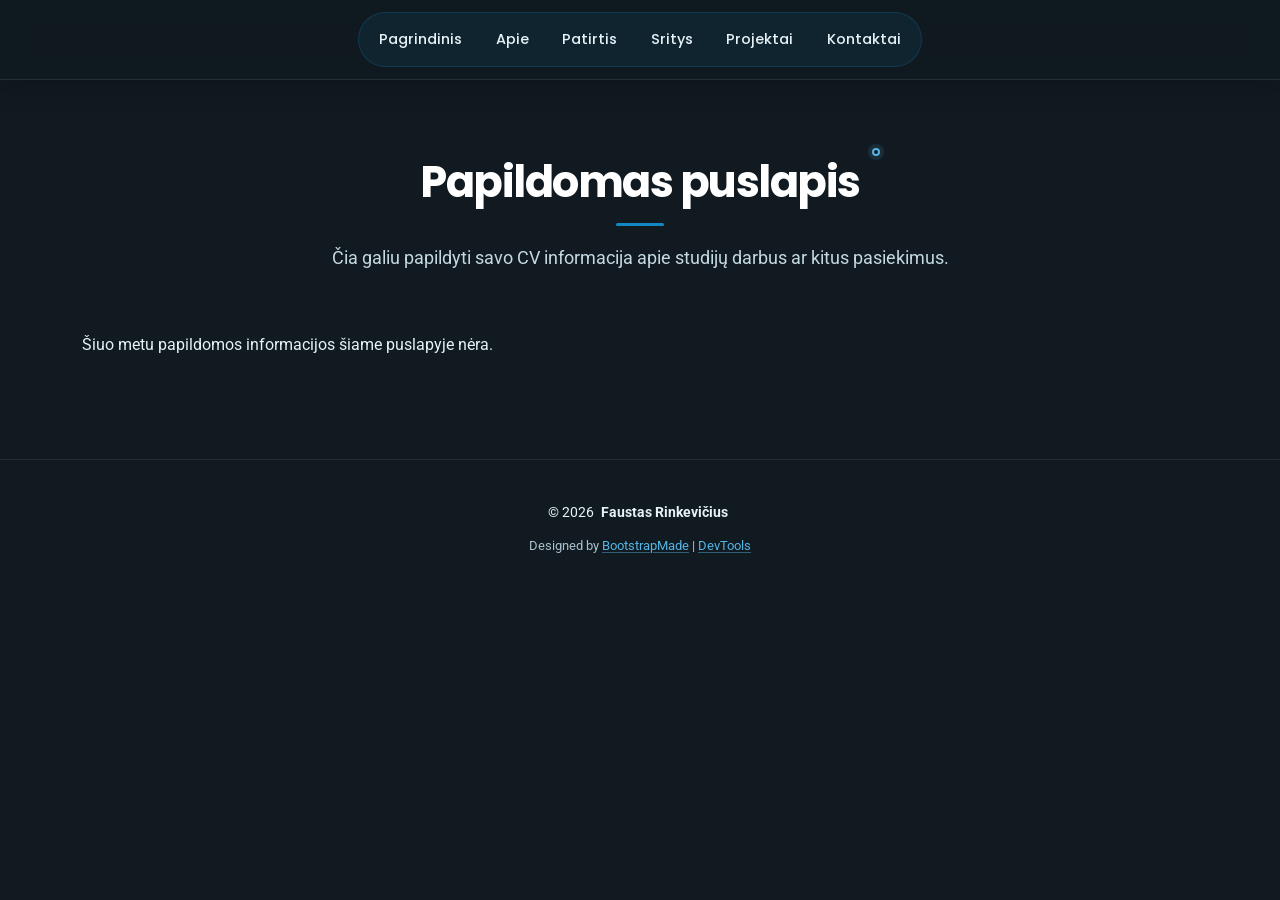
<file: starter-page.html>
<!DOCTYPE html>
<html lang="lt">

<head>
  <meta charset="utf-8">
  <meta content="width=device-width, initial-scale=1.0" name="viewport">
  <title>Papildomas puslapis | Faustas Rinkevičius</title>
  <meta name="description" content="Papildomas informacinis puslapis Fausto Rinkevičiaus CV svetainėje.">
  <meta name="keywords" content="">

  <!-- Favicons -->
  <link href="assets/img/favicon.svg" rel="icon" type="image/svg+xml">

  <!-- Fonts -->
  <link href="https://fonts.googleapis.com" rel="preconnect">
  <link href="https://fonts.gstatic.com" rel="preconnect" crossorigin>
  <link href="https://fonts.googleapis.com/css2?family=Roboto:ital,wght@0,100;0,300;0,400;0,500;0,700;0,900;1,100;1,300;1,400;1,500;1,700;1,900&family=Poppins:ital,wght@0,100;0,200;0,300;0,400;0,500;0,600;0,700;0,800;0,900;1,100;1,200;1,300;1,400;1,500;1,600;1,700;1,800;1,900&family=Raleway:ital,wght@0,100;0,200;0,300;0,400;0,500;0,600;0,700;0,800;0,900;1,100;1,200;1,300;1,400;1,500;1,600;1,700;1,800;1,900&display=swap" rel="stylesheet">

  <!-- Vendor CSS Files -->
  <link href="assets/vendor/bootstrap/css/bootstrap.min.css" rel="stylesheet">
  <link href="assets/vendor/bootstrap-icons/bootstrap-icons.css" rel="stylesheet">
  <link href="assets/vendor/aos/aos.css" rel="stylesheet">
  <link href="assets/vendor/swiper/swiper-bundle.min.css" rel="stylesheet">
  <link href="assets/vendor/glightbox/css/glightbox.min.css" rel="stylesheet">

  <!-- Main CSS File -->
  <link href="assets/css/main.css" rel="stylesheet">
  <link href="assets/css/custom.css" rel="stylesheet">

  <!-- =======================================================
  * Template Name: FolioOne
  * Template URL: https://bootstrapmade.com/folioone-bootstrap-portfolio-website-template/
  * Updated: Aug 23 2025 with Bootstrap v5.3.7
  * Author: BootstrapMade.com
  * License: https://bootstrapmade.com/license/
  ======================================================== -->
</head>

<body class="starter-page-page">

  <header id="header" class="header d-flex align-items-center light-background sticky-top">
    <div class="container position-relative d-flex align-items-center justify-content-between">

      <!-- <a href="index.html" class="logo d-flex align-items-center me-auto me-xl-0">
      <img src="assets/img/logo.webp" alt="">
      <h1 class="sitename">FolioOne</h1> 
    </a> -->

      <nav id="navmenu" class="navmenu">
        <ul>
          <li><a href="index.html">Pagrindinis</a></li>
          <li><a href="about.html">Apie</a></li>
          <li><a href="resume.html">Patirtis</a></li>
          <li><a href="services.html">Sritys</a></li>
          <li><a href="portfolio.html">Projektai</a></li>
          <li><a href="contact.html">Kontaktai</a></li>
        </ul>
        <i class="mobile-nav-toggle d-xl-none bi bi-list"></i>
      </nav>

    </div>
  </header>

  <main class="main">

    <!-- Starter Section Section -->
    <section id="starter-section" class="starter-section section">

      <!-- Section Title -->
      <div class="container section-title" data-aos="fade-up">
        <h2>Papildomas puslapis</h2>
        <p>Čia galiu papildyti savo CV informacija apie studijų darbus ar kitus pasiekimus.</p>
      </div><!-- End Section Title -->

      <div class="container" data-aos="fade-up">
        <p>Šiuo metu papildomos informacijos šiame puslapyje nėra.</p>
      </div>

    </section><!-- /Starter Section Section -->

  </main>

  <footer id="footer" class="footer">

    <div class="container">
      <div class="copyright text-center ">
        <p>© <span>2026</span> <strong class="px-1 sitename">Faustas Rinkevičius</strong></p>
      </div>
      <div class="credits">
        <!-- All the links in the footer should remain intact. -->
        <!-- You can delete the links only if you've purchased the pro version. -->
        <!-- Licensing information: https://bootstrapmade.com/license/ -->
        <!-- Purchase the pro version with working PHP/AJAX contact form: [buy-url] -->
        Designed by <a href="https://bootstrapmade.com/">BootstrapMade</a> | <a href="https://bootstrapmade.com/tools/">DevTools</a>
      </div>
    </div>

  </footer>

  <!-- Scroll Top -->
  <a href="#" id="scroll-top" class="scroll-top d-flex align-items-center justify-content-center"><i class="bi bi-arrow-up-short"></i></a>

  <!-- Preloader -->
  <div id="preloader"></div>

  <!-- Vendor JS Files -->
  <script src="assets/vendor/bootstrap/js/bootstrap.bundle.min.js"></script>
  <script src="assets/vendor/php-email-form/validate.js"></script>
  <script src="assets/vendor/aos/aos.js"></script>
  <script src="assets/vendor/typed.js/typed.umd.js"></script>
  <script src="assets/vendor/waypoints/noframework.waypoints.js"></script>
  <script src="assets/vendor/purecounter/purecounter_vanilla.js"></script>
  <script src="assets/vendor/swiper/swiper-bundle.min.js"></script>
  <script src="assets/vendor/imagesloaded/imagesloaded.pkgd.min.js"></script>
  <script src="assets/vendor/isotope-layout/isotope.pkgd.min.js"></script>
  <script src="assets/vendor/glightbox/js/glightbox.min.js"></script>

  <!-- Main JS File -->
  <script src="assets/js/main.js"></script>

</body>

</html>
</file>
<file: assets/css/custom.css>
/*
 * LD9-LD10 custom styles for Faustas Rinkevičius' CV website.
 * Loaded after main.css to keep the existing dark blue visual identity.
 */

:root {
  --default-font: "Roboto", sans-serif;
  --heading-font: "Poppins", sans-serif;
  --nav-font: "Poppins", sans-serif;
  --background-color: #101a20;
  --default-color: #e7f2f7;
  --heading-color: #ffffff;
  --accent-color: #1387c1;
  --surface-color: #141f26;
  --contrast-color: #ffffff;
  --nav-color: #ffffff;
  --nav-hover-color: #55b5e5;
  --nav-mobile-background-color: #213642;
  --nav-dropdown-background-color: #051117;
  --nav-dropdown-color: #e7f2f7;
  --nav-dropdown-hover-color: #55b5e5;
  color-scheme: dark;
}

.light-background {
  --background-color: #142027;
  --surface-color: #325264;
}

body {
  color: var(--default-color);
  background-color: var(--background-color);
  font-family: var(--default-font);
  font-size: 1rem;
  line-height: 1.7;
}

h1,
h2,
h3,
h4,
h5,
h6 {
  color: var(--heading-color);
  font-family: var(--heading-font);
  line-height: 1.2;
}

h1 {
  font-size: clamp(2.4rem, 4.8vw, 4rem);
  font-weight: 700;
  letter-spacing: -0.04em;
}

h2 {
  font-size: clamp(1.9rem, 3.4vw, 3rem);
  font-weight: 650;
  letter-spacing: -0.03em;
}

h3 {
  font-size: clamp(1.3rem, 2vw, 1.7rem);
  font-weight: 650;
}

h4 {
  font-size: 1.15rem;
  font-weight: 650;
}

h5 {
  font-size: 1.05rem;
  font-weight: 600;
}

h6 {
  font-size: 0.95rem;
  font-weight: 700;
  letter-spacing: 0.04em;
  text-transform: uppercase;
}

p {
  color: var(--default-color);
  line-height: 1.75;
}

a {
  color: #55b5e5;
  text-decoration: underline;
  text-decoration-color: rgb(85 181 229 / 45%);
  text-underline-offset: 0.18em;
  transition: color 180ms ease, text-decoration-color 180ms ease;
}

a:hover {
  color: #a6ddf7;
  text-decoration-color: currentColor;
}

a:active {
  color: #d2efff;
}

.btn,
.btn-ghost,
.link-underline,
#header a,
#scroll-top {
  text-decoration: none;
}

a:focus-visible,
button:focus-visible,
.btn:focus-visible,
#scroll-top:focus-visible {
  outline: 3px solid #9bd9f4;
  outline-offset: 3px;
}

.btn,
button,
input[type="button"],
input[type="submit"] {
  border-radius: 999px;
  font-weight: 600;
  transition: color 180ms ease, background-color 180ms ease, border-color 180ms ease, transform 180ms ease, box-shadow 180ms ease;
}

.btn:hover,
button:hover,
input[type="button"]:hover,
input[type="submit"]:hover {
  background-color: #0c6d9f;
  border-color: #0c6d9f;
  color: #ffffff;
  box-shadow: 0 8px 20px rgb(0 0 0 / 22%);
  transform: translateY(-2px);
}

.btn:active,
button:active,
input[type="button"]:active,
input[type="submit"]:active {
  background-color: #09577f;
  border-color: #09577f;
  color: #ffffff;
  transform: translateY(1px) scale(0.98);
  box-shadow: none;
}

#header.header {
  min-height: 72px;
  padding: 12px 0;
  background: rgb(16 26 32 / 94%);
  border-bottom: 1px solid rgb(231 242 247 / 10%);
  box-shadow: 0 8px 24px rgb(0 0 0 / 18%);
  backdrop-filter: blur(12px);
}

@media (min-width: 1200px) {
  #header .container {
    justify-content: center !important;
  }

  #header .navmenu {
    margin-inline: auto;
  }

  #header .navmenu > ul {
    gap: 0.2rem;
    padding: 0.3rem;
    border: 1px solid rgb(19 135 193 / 22%);
    border-radius: 999px;
    background: rgb(19 135 193 / 10%);
  }

  #header .navmenu > ul > li {
    padding: 0;
  }

  #header .navmenu > ul > li > a {
    padding: 0.58rem 0.95rem;
    border-radius: 999px;
    color: #e7f2f7;
    font-size: 0.9rem;
    font-weight: 500;
  }

  #header .navmenu > ul > li > a::before {
    display: none;
  }

  #header .navmenu > ul > li > a:hover,
  #header .navmenu > ul > li > a.active,
  #header .navmenu > ul > li:hover > a {
    color: #ffffff;
    background: #1387c1;
  }
}

@media (max-width: 1199px) {
  #header .container {
    justify-content: flex-end !important;
  }

  #header .navmenu {
    margin-left: auto;
  }

  #header .mobile-nav-toggle {
    margin-right: 0;
    color: #ffffff;
  }

  #header .navmenu > ul {
    border: 1px solid rgb(85 181 229 / 24%);
    border-radius: 12px;
    background: #213642;
    box-shadow: 0 16px 36px rgb(0 0 0 / 32%);
  }

  #header .navmenu a,
  #header .navmenu a:focus {
    color: #e7f2f7;
  }

  #header .navmenu a:hover,
  #header .navmenu .active,
  #header .navmenu .active:focus {
    color: #7bc9ee;
  }

  .mobile-nav-active #header .mobile-nav-toggle {
    color: #ffffff;
  }
}

.section {
  padding-block: clamp(3.75rem, 6vw, 5.5rem);
}

.about.section,
.resume.section,
.portfolio.section {
  margin-block: 0.5rem;
  padding-inline: clamp(1rem, 3vw, 2.25rem);
  border-block: 1px solid rgb(231 242 247 / 7%);
  background-color: var(--background-color);
}

.section-title {
  padding-bottom: clamp(2.5rem, 4.5vw, 3.5rem);
}

.section-title h2 {
  position: relative;
  display: inline-block;
  font-size: clamp(1.9rem, 3.4vw, 3rem);
  margin-bottom: 1rem;
  font-weight: 700;
  letter-spacing: -0.035em;
}

.section-title h2::before {
  position: absolute;
  top: -0.55rem;
  right: -1.25rem;
  width: 0.5rem;
  height: 0.5rem;
  border: 2px solid #55b5e5;
  border-radius: 50%;
  box-shadow: 0 0 0 4px rgb(85 181 229 / 12%);
  content: "";
  animation: ld10-heading-spark 5s ease-in-out infinite;
}

.section-title h2::after {
  position: relative;
  content: "";
  display: block;
  width: 3rem;
  height: 0.2rem;
  margin: 0.9rem auto 0;
  border-radius: 999px;
  background: #1387c1;
  animation: ld10-heading-underline 5s ease-in-out infinite;
}

.section-title p {
  color: #c5d9e2;
}

.hero .hero-content h1 {
  font-size: clamp(2.4rem, 4.8vw, 4rem);
  color: #ffffff;
  font-weight: 700;
}

.hero .hero-content h2 {
  color: #c5d9e2;
  font-weight: 400;
}

.hero .hero-content p {
  color: #c5d9e2;
}

.about .intro-content {
  position: relative;
  isolation: isolate;
  overflow: hidden;
  padding: clamp(1.4rem, 3.5vw, 2.6rem);
  border: 1px solid rgb(231 242 247 / 10%);
  border-radius: 18px;
  background: #141f26;
  box-shadow: 0 14px 34px rgb(0 0 0 / 20%);
}

.about .intro-content > * {
  position: relative;
  z-index: 1;
}

.about .intro-content::before,
.about .intro-content::after {
  position: absolute;
  z-index: 0;
  content: "";
  pointer-events: none;
}

.about .intro-content::before {
  top: 1.5rem;
  right: 1.5rem;
  width: 3.8rem;
  height: 3.8rem;
  border: 3px solid rgb(85 181 229 / 42%);
  border-radius: 50%;
  box-shadow: 0 0 0 0.65rem rgb(19 135 193 / 8%);
  animation: ld10-about-circle 12s ease-in-out infinite;
}

.about .intro-content::after {
  right: 2.2rem;
  bottom: 1.25rem;
  width: 0;
  height: 0;
  border-right: 1.25rem solid transparent;
  border-bottom: 2.2rem solid rgb(85 181 229 / 28%);
  border-left: 1.25rem solid transparent;
  animation: ld10-about-triangle 7s ease-in-out infinite;
}

.about .intro-content .eyebrow {
  color: #55b5e5;
  font-weight: 700;
}

.about .intro-content .headline {
  color: #ffffff;
  font-weight: 600;
}

.about .intro-content .lead {
  color: #d2e1e8;
}

.about .intro-content .cta-group .btn-ghost {
  border-radius: 999px;
  font-weight: 600;
}

.skills .skill-box {
  height: 100%;
  padding: 1.6rem;
  border: 1px solid rgb(231 242 247 / 10%);
  border-radius: 16px;
  background: #141f26;
  box-shadow: 0 10px 26px rgb(0 0 0 / 18%);
  transition: transform 180ms ease, box-shadow 180ms ease, border-color 180ms ease;
}

.skills .skill-box:hover {
  transform: translateY(-3px);
  border-color: rgb(19 135 193 / 55%);
  box-shadow: 0 16px 32px rgb(0 0 0 / 25%);
}

.skills .skill-box h3 {
  color: #ffffff;
}

.skills .skill-box p {
  color: #c5d9e2;
  opacity: 1;
}

.resume .resume-title {
  color: #ffffff;
}

.resume .resume-content {
  padding: 1.4rem 1.3rem 0.15rem;
  border: 1px solid rgb(231 242 247 / 10%);
  border-left: 3px solid #1387c1;
  border-radius: 0 16px 16px 0;
  background: #141f26;
  box-shadow: 0 10px 26px rgb(0 0 0 / 18%);
}

.resume .resume-item article h4 {
  color: #ffffff;
}

.resume .resume-item article p,
.resume .resume-item article .institution {
  color: #c5d9e2;
}

.portfolio .portfolio-card {
  height: 100%;
  border: 1px solid rgb(231 242 247 / 10%);
  border-radius: 18px;
  background: #141f26;
  box-shadow: 0 12px 28px rgb(0 0 0 / 20%);
}

.portfolio .portfolio-card:hover {
  transform: translateY(-5px);
  box-shadow: 0 18px 36px rgb(0 0 0 / 28%);
}

.portfolio .portfolio-card .portfolio-info {
  padding: 1.25rem;
}

.portfolio .portfolio-card .portfolio-info h4 {
  color: #ffffff;
}

.portfolio .portfolio-card .portfolio-info p {
  color: #d2e1e8;
}

.portfolio .portfolio-card .portfolio-info .portfolio-tags span {
  border: 1px solid rgb(19 135 193 / 24%);
  background: rgb(19 135 193 / 14%);
  color: #80cdef;
}

.service-table-wrap {
  border: 1px solid rgb(231 242 247 / 12%);
  border-radius: 16px;
  background: #141f26;
  box-shadow: 0 12px 28px rgb(0 0 0 / 20%);
}

.service-table {
  --bs-table-color: #e7f2f7;
  --bs-table-bg: #141f26;
  --bs-table-border-color: rgb(231 242 247 / 12%);
  color: #e7f2f7;
  border-collapse: separate;
  border-spacing: 0;
  overflow: hidden;
}

.service-table thead th {
  padding: 1rem;
  border-bottom: 0;
  background: #213642;
  color: #ffffff;
  font-weight: 700;
  text-align: center;
}

.service-table tbody th,
.service-table tbody td {
  padding: 1rem;
  color: #e7f2f7;
  text-align: center;
  vertical-align: middle;
}

.service-table tbody tr:nth-child(even) > * {
  background: #192832;
}

.service-table tbody tr:hover > * {
  background: #25404f;
}

.service-detail-card,
.media-card,
.contact .info-box {
  border: 1px solid rgb(231 242 247 / 10%);
  border-radius: 16px;
  background: #141f26;
  box-shadow: 0 12px 28px rgb(0 0 0 / 20%);
}

#services.services {
  position: relative;
  isolation: isolate;
}

#services.services::before {
  position: absolute;
  z-index: 0;
  inset: 0;
  background: linear-gradient(120deg, rgb(19 135 193 / 2%), rgb(19 135 193 / 15%), rgb(85 181 229 / 7%), rgb(19 135 193 / 2%));
  background-size: 250% 250%;
  content: "";
  pointer-events: none;
  animation: ld10-service-gradient 18s ease-in-out infinite;
}

#services.services > .container {
  position: relative;
  z-index: 1;
}

.service-loading-indicator {
  display: block;
  width: 2rem;
  height: 2rem;
  margin: 1.25rem auto 0;
  border: 3px solid rgb(85 181 229 / 22%);
  border-top-color: #55b5e5;
  border-right-color: #1387c1;
  border-radius: 50%;
  box-shadow: 0 0 0 5px rgb(19 135 193 / 8%);
  animation: ld10-service-spinner 1.1s linear infinite;
}

.service-detail-card h3,
.media-card h3,
.contact .info-box h3 {
  color: #ffffff;
}

.service-detail-card ul,
.service-detail-card ol {
  padding-left: 0;
  list-style: none;
}

.service-detail-card ul > li {
  position: relative;
  padding-left: 1.45rem;
}

.service-detail-card ul > li::before {
  position: absolute;
  top: 0.72em;
  left: 0.18rem;
  width: 0.55rem;
  height: 0.55rem;
  border: 2px solid #141f26;
  border-radius: 50%;
  background: #55b5e5;
  box-shadow: 0 0 0 1px #55b5e5;
  content: "";
}

.service-detail-card ul ul {
  margin: 0.5rem 0 0.3rem;
  padding: 0.6rem 0.75rem;
  border-left: 2px solid #1387c1;
  border-radius: 0 8px 8px 0;
  background: #192832;
}

.service-detail-card ul ul > li {
  padding-left: 1.2rem;
  color: #c5d9e2;
}

.service-detail-card ul ul > li::before {
  top: 0.76em;
  left: 0.12rem;
  width: 0.42rem;
  height: 0.42rem;
  border: 0;
  border-radius: 2px;
  background: #55b5e5;
  box-shadow: none;
}

.service-detail-card ol {
  counter-reset: analysis-step;
}

.service-detail-card ol > li {
  position: relative;
  min-height: 2.1rem;
  padding-left: 2.6rem;
}

.service-detail-card ol > li + li {
  margin-top: 0.8rem;
}

.service-detail-card ol > li::before {
  position: absolute;
  top: 0;
  left: 0;
  display: grid;
  width: 1.9rem;
  height: 1.9rem;
  place-items: center;
  border-radius: 8px;
  background: #213642;
  color: #ffffff;
  content: counter(analysis-step, decimal-leading-zero);
  counter-increment: analysis-step;
  font-size: 0.75rem;
  font-weight: 700;
}

.media-card video,
.media-embed {
  border-radius: 10px;
}

.media-card audio {
  border-radius: 999px;
}

.media-credit {
  color: #c5d9e2;
}

#scroll-top {
  right: 1rem;
  bottom: -1rem;
  width: 48px;
  height: 48px;
  border: 2px solid rgb(255 255 255 / 70%);
  border-radius: 50%;
  background: #1387c1;
  box-shadow: 0 8px 20px rgb(0 0 0 / 28%);
}

#scroll-top i {
  color: #ffffff;
  font-size: 1.55rem;
}

#scroll-top:hover,
#scroll-top:focus-visible {
  background: #0c6d9f;
  box-shadow: 0 12px 24px rgb(0 0 0 / 34%);
  transform: translateY(-2px);
}

#scroll-top.active {
  bottom: 1rem;
}

.footer {
  margin-top: 0.5rem;
  border-top: 1px solid rgb(231 242 247 / 9%);
  background: #101a20;
  color: #c5d9e2;
}

.footer .credits {
  color: #a9c1cc;
}

@keyframes ld10-heading-spark {
  0% {
    opacity: 0.45;
    transform: rotate(0deg) scale(0.8);
  }

  30% {
    opacity: 1;
    transform: rotate(110deg) scale(1.1);
  }

  60% {
    opacity: 0.65;
    transform: rotate(230deg) scale(0.9);
  }

  100% {
    opacity: 0.45;
    transform: rotate(360deg) scale(0.8);
  }
}

@keyframes ld10-heading-underline {
  0%,
  100% {
    width: 2.5rem;
    opacity: 0.7;
    box-shadow: 0 0 0 rgb(85 181 229 / 0%);
  }

  35%,
  70% {
    width: 4rem;
    opacity: 1;
    box-shadow: 0 0 12px rgb(85 181 229 / 42%);
  }
}

@keyframes ld10-service-spinner {
  to {
    transform: rotate(360deg);
  }
}

@keyframes ld10-service-gradient {
  0%,
  100% {
    background-position: 0% 50%;
  }

  50% {
    background-position: 100% 50%;
  }
}

@keyframes ld10-about-circle {
  0%,
  100% {
    opacity: 0.45;
    transform: translateY(0) rotate(0deg);
  }

  30% {
    opacity: 0.8;
    transform: translateY(0.45rem) rotate(90deg);
  }

  60% {
    opacity: 0.6;
    transform: translateY(-0.25rem) rotate(210deg);
  }
}

@keyframes ld10-about-triangle {
  0%,
  100% {
    opacity: 0.45;
    transform: translateY(0) rotate(0deg) scale(0.9);
  }

  50% {
    opacity: 0.8;
    transform: translateY(-0.5rem) rotate(35deg) scale(1.05);
  }
}

@media (max-width: 767.98px) {
  .about .intro-content {
    border-radius: 14px;
  }

  .resume .resume-content {
    padding: 1.15rem 1rem 0.1rem;
  }

  .service-table thead th,
  .service-table tbody th,
  .service-table tbody td {
    padding: 0.75rem 0.55rem;
    font-size: 0.9rem;
  }
}

@media (prefers-reduced-motion: reduce) {
  *,
  *::before,
  *::after {
    scroll-behavior: auto !important;
    animation-duration: 0.01ms !important;
    animation-iteration-count: 1 !important;
    transition-duration: 0.01ms !important;
  }
}
</file>
<file: assets/css/main.css>
/**
* Template Name: FolioOne
* Template URL: https://bootstrapmade.com/folioone-bootstrap-portfolio-website-template/
* Updated: Aug 23 2025 with Bootstrap v5.3.7
* Author: BootstrapMade.com
* License: https://bootstrapmade.com/license/
*/

/*--------------------------------------------------------------
# Font & Color Variables
# Help: https://bootstrapmade.com/color-system/
--------------------------------------------------------------*/
/* Fonts */
:root {
  --default-font: "Roboto",  system-ui, -apple-system, "Segoe UI", Roboto, "Helvetica Neue", Arial, "Noto Sans", "Liberation Sans", sans-serif, "Apple Color Emoji", "Segoe UI Emoji", "Segoe UI Symbol", "Noto Color Emoji";
  --heading-font: "Raleway",  sans-serif;
  --nav-font: "Poppins",  sans-serif;
}

/* Global Colors - The following color variables are used throughout the website. Updating them here will change the color scheme of the entire website */
:root { 
  --background-color: #101a20; /* Background color for the entire website, including individual sections */
  --default-color: #e7f2f7; /* Default color used for the majority of the text content across the entire website */
  --heading-color: #ffffff; /* Color for headings, subheadings and title throughout the website */
  --accent-color: #1387c1; /* Accent color that represents your brand on the website. It's used for buttons, links, and other elements that need to stand out */
  --surface-color: #141f26; /* The surface color is used as a background of boxed elements within sections, such as cards, icon boxes, or other elements that require a visual separation from the global background. */
  --contrast-color: #ffffff; /* Contrast color for text, ensuring readability against backgrounds of accent, heading, or default colors. */
}

/* Nav Menu Colors - The following color variables are used specifically for the navigation menu. They are separate from the global colors to allow for more customization options */
:root {
  --nav-color: #ffffff;  /* The default color of the main navmenu links */
  --nav-hover-color: #1387c1; /* Applied to main navmenu links when they are hovered over or active */
  --nav-mobile-background-color: #213642; /* Used as the background color for mobile navigation menu */
  --nav-dropdown-background-color: #051117; /* Used as the background color for dropdown items that appear when hovering over primary navigation items */
  --nav-dropdown-color: #e7f2f7; /* Used for navigation links of the dropdown items in the navigation menu. */
  --nav-dropdown-hover-color: #1387c1; /* Similar to --nav-hover-color, this color is applied to dropdown navigation links when they are hovered over. */
}

/* Color Presets - These classes override global colors when applied to any section or element, providing reuse of the sam color scheme. */

.light-background {
  --background-color: #142027;
  --surface-color: #325264;
}

.dark-background {
  --background-color: #0b1419;
  --default-color: #ffffff;
  --heading-color: #ffffff;
  --surface-color: #252525;
  --contrast-color: #ffffff;
}

/* Smooth scroll */
:root {
  scroll-behavior: smooth;
}

/*--------------------------------------------------------------
# General Styling & Shared Classes
--------------------------------------------------------------*/
body {
  color: var(--default-color);
  background-color: var(--background-color);
  font-family: var(--default-font);
}

a {
  color: var(--accent-color);
  text-decoration: none;
  transition: 0.3s;
}

a:hover {
  color: color-mix(in srgb, var(--accent-color), transparent 25%);
  text-decoration: none;
}

h1,
h2,
h3,
h4,
h5,
h6 {
  color: var(--heading-color);
  font-family: var(--heading-font);
}

/* PHP Email Form Messages
------------------------------*/
.php-email-form .error-message {
  display: none;
  background: #df1529;
  color: #ffffff;
  text-align: left;
  padding: 15px;
  margin-bottom: 24px;
  font-weight: 600;
}

.php-email-form .sent-message {
  display: none;
  color: #ffffff;
  background: #059652;
  text-align: center;
  padding: 15px;
  margin-bottom: 24px;
  font-weight: 600;
}

.php-email-form .loading {
  display: none;
  background: var(--surface-color);
  text-align: center;
  padding: 15px;
  margin-bottom: 24px;
}

.php-email-form .loading:before {
  content: "";
  display: inline-block;
  border-radius: 50%;
  width: 24px;
  height: 24px;
  margin: 0 10px -6px 0;
  border: 3px solid var(--accent-color);
  border-top-color: var(--surface-color);
  animation: php-email-form-loading 1s linear infinite;
}

@keyframes php-email-form-loading {
  0% {
    transform: rotate(0deg);
  }

  100% {
    transform: rotate(360deg);
  }
}

/*--------------------------------------------------------------
# Global Header
--------------------------------------------------------------*/
.header {
  --background-color: rgba(255, 255, 255, 0);
  color: var(--default-color);
  background-color: var(--background-color);
  padding: 15px 0;
  transition: all 0.5s;
  z-index: 997;
  border-bottom: 1px solid color-mix(in srgb, var(--default-color), transparent 92%);
}

.header .logo {
  line-height: 1;
}

.header .logo img {
  max-height: 36px;
  margin-right: 8px;
}

.header .logo h1 {
  font-size: 32px;
  margin: 0;
  font-weight: 400;
  color: var(--heading-color);
}

.header .header-social-links {
  padding-right: 15px;
}

.header .header-social-links a {
  color: color-mix(in srgb, var(--default-color), transparent 40%);
  padding-left: 6px;
  display: inline-block;
  transition: 0.3s;
  font-size: 16px;
}

.header .header-social-links a:hover {
  color: var(--default-color);
}

.header .header-social-links a i {
  line-height: 0px;
}

@media (max-width: 1200px) {
  .header .logo {
    order: 1;
  }

  .header .header-social-links {
    order: 2;
  }

  .header .navmenu {
    order: 3;
  }
}

/* Global Header on Scroll
------------------------------*/
.scrolled .header {
  --background-color: rgba(16, 26, 32, 0.9);
}

/*--------------------------------------------------------------
# Navigation Menu
--------------------------------------------------------------*/
/* Desktop Navigation */
@media (min-width: 1200px) {
  .navmenu {
    padding: 0;
  }

  .navmenu ul {
    margin: 0;
    padding: 0;
    display: flex;
    list-style: none;
    align-items: center;
  }

  .navmenu li {
    position: relative;
  }

  .navmenu>ul>li {
    white-space: nowrap;
    padding: 15px 28px 15px 0;
  }

  .navmenu>ul>li:last-child {
    padding-right: 0;
  }

  .navmenu a,
  .navmenu a:focus {
    color: var(--nav-color);
    font-size: 15px;
    padding: 0 2px;
    font-family: var(--nav-font);
    font-weight: 400;
    display: flex;
    align-items: center;
    justify-content: space-between;
    white-space: nowrap;
    transition: 0.3s;
    position: relative;
  }

  .navmenu a i,
  .navmenu a:focus i {
    font-size: 12px;
    line-height: 0;
    margin-left: 5px;
    transition: 0.3s;
  }

  .navmenu>ul>li>a:before {
    content: "";
    position: absolute;
    height: 2px;
    bottom: -6px;
    left: 0;
    background-color: var(--nav-hover-color);
    visibility: hidden;
    width: 0px;
    transition: all 0.3s ease-in-out 0s;
  }

  .navmenu a:hover:before,
  .navmenu li:hover>a:before,
  .navmenu .active:before {
    visibility: visible;
    width: 25px;
  }

  .navmenu li:hover>a,
  .navmenu .active,
  .navmenu .active:focus {
    color: var(--nav-hover-color);
  }

  .navmenu .dropdown ul {
    margin: 0;
    padding: 10px 0;
    background: var(--nav-dropdown-background-color);
    display: block;
    position: absolute;
    visibility: hidden;
    left: -5px;
    top: 130%;
    opacity: 0;
    transition: 0.3s;
    border-radius: 4px;
    z-index: 99;
    box-shadow: 0px 0px 30px rgba(0, 0, 0, 0.1);
  }

  .navmenu .dropdown ul li {
    min-width: 200px;
  }

  .navmenu .dropdown ul a {
    padding: 10px 20px;
    font-size: 15px;
    text-transform: none;
    color: var(--nav-dropdown-color);
  }

  .navmenu .dropdown ul a i {
    font-size: 12px;
  }

  .navmenu .dropdown ul a:hover,
  .navmenu .dropdown ul .active:hover,
  .navmenu .dropdown ul li:hover>a {
    color: var(--nav-dropdown-hover-color);
  }

  .navmenu .dropdown:hover>ul {
    opacity: 1;
    top: 100%;
    visibility: visible;
  }

  .navmenu .dropdown .dropdown ul {
    top: 0;
    left: -90%;
    visibility: hidden;
  }

  .navmenu .dropdown .dropdown:hover>ul {
    opacity: 1;
    top: 0;
    left: -100%;
    visibility: visible;
  }
}

/* Mobile Navigation */
@media (max-width: 1199px) {
  .mobile-nav-toggle {
    color: var(--nav-color);
    font-size: 28px;
    line-height: 0;
    margin-right: 10px;
    cursor: pointer;
    transition: color 0.3s;
  }

  .navmenu {
    padding: 0;
    z-index: 9997;
  }

  .navmenu ul {
    display: none;
    list-style: none;
    position: absolute;
    inset: 60px 20px 20px 20px;
    padding: 10px 0;
    margin: 0;
    border-radius: 6px;
    background-color: var(--nav-mobile-background-color);
    border: 1px solid color-mix(in srgb, var(--default-color), transparent 90%);
    box-shadow: none;
    overflow-y: auto;
    transition: 0.3s;
    z-index: 9998;
  }

  .navmenu a,
  .navmenu a:focus {
    color: var(--nav-dropdown-color);
    padding: 10px 20px;
    font-family: var(--nav-font);
    font-size: 17px;
    font-weight: 500;
    display: flex;
    align-items: center;
    justify-content: space-between;
    white-space: nowrap;
    transition: 0.3s;
  }

  .navmenu a i,
  .navmenu a:focus i {
    font-size: 12px;
    line-height: 0;
    margin-left: 5px;
    width: 30px;
    height: 30px;
    display: flex;
    align-items: center;
    justify-content: center;
    border-radius: 50%;
    transition: 0.3s;
    background-color: color-mix(in srgb, var(--accent-color), transparent 90%);
  }

  .navmenu a i:hover,
  .navmenu a:focus i:hover {
    background-color: var(--accent-color);
    color: var(--contrast-color);
  }

  .navmenu a:hover,
  .navmenu .active,
  .navmenu .active:focus {
    color: var(--nav-dropdown-hover-color);
  }

  .navmenu .active i,
  .navmenu .active:focus i {
    background-color: var(--accent-color);
    color: var(--contrast-color);
    transform: rotate(180deg);
  }

  .navmenu .dropdown ul {
    position: static;
    display: none;
    z-index: 99;
    padding: 10px 0;
    margin: 10px 20px;
    background-color: var(--nav-dropdown-background-color);
    transition: all 0.5s ease-in-out;
  }

  .navmenu .dropdown ul ul {
    background-color: rgba(33, 37, 41, 0.1);
  }

  .navmenu .dropdown>.dropdown-active {
    display: block;
    background-color: rgba(33, 37, 41, 0.03);
  }

  .mobile-nav-active {
    overflow: hidden;
  }

  .mobile-nav-active .mobile-nav-toggle {
    color: #fff;
    position: absolute;
    font-size: 32px;
    top: 15px;
    right: 15px;
    margin-right: 0;
    z-index: 9999;
  }

  .mobile-nav-active .navmenu {
    position: fixed;
    overflow: hidden;
    inset: 0;
    background: rgba(33, 37, 41, 0.8);
    transition: 0.3s;
  }

  .mobile-nav-active .navmenu>ul {
    display: block;
  }
}

/*--------------------------------------------------------------
# Global Footer
--------------------------------------------------------------*/
.footer {
  color: var(--default-color);
  background-color: var(--background-color);
  font-size: 14px;
  padding: 40px 0;
  position: relative;
  border-top: 1px solid color-mix(in srgb, var(--default-color), transparent 92%);
}

.footer .copyright p {
  margin-bottom: 0;
}

.footer .social-links {
  margin-top: 20px;
}

.footer .social-links a {
  display: flex;
  align-items: center;
  justify-content: center;
  width: 40px;
  height: 40px;
  border-radius: 50%;
  border: 1px solid color-mix(in srgb, var(--default-color), transparent 50%);
  font-size: 16px;
  color: color-mix(in srgb, var(--default-color), transparent 50%);
  margin: 0 5px;
  transition: 0.3s;
}

.footer .social-links a:hover {
  color: var(--accent-color);
  border-color: var(--accent-color);
}

.footer .credits {
  margin-top: 10px;
  font-size: 13px;
  text-align: center;
}

/*--------------------------------------------------------------
# Preloader
--------------------------------------------------------------*/
#preloader {
  position: fixed;
  inset: 0;
  z-index: 9999;
  overflow: hidden;
  background-color: var(--background-color);
  transition: all 0.6s ease-out;
  width: 100%;
  height: 100vh;
}

#preloader:before,
#preloader:after {
  content: "";
  position: absolute;
  border: 4px solid var(--accent-color);
  border-radius: 50%;
  animation: animate-preloader 2s cubic-bezier(0, 0.2, 0.8, 1) infinite;
}

#preloader:after {
  animation-delay: -0.5s;
}

@keyframes animate-preloader {
  0% {
    width: 10px;
    height: 10px;
    top: calc(50% - 5px);
    left: calc(50% - 5px);
    opacity: 1;
  }

  100% {
    width: 72px;
    height: 72px;
    top: calc(50% - 36px);
    left: calc(50% - 36px);
    opacity: 0;
  }
}

/*--------------------------------------------------------------
# Scroll Top Button
--------------------------------------------------------------*/
.scroll-top {
  position: fixed;
  visibility: hidden;
  opacity: 0;
  right: 15px;
  bottom: -15px;
  z-index: 99999;
  background-color: var(--accent-color);
  width: 44px;
  height: 44px;
  border-radius: 50px;
  transition: all 0.4s;
}

.scroll-top i {
  font-size: 24px;
  color: var(--contrast-color);
  line-height: 0;
}

.scroll-top:hover {
  background-color: color-mix(in srgb, var(--accent-color), transparent 20%);
  color: var(--contrast-color);
}

.scroll-top.active {
  visibility: visible;
  opacity: 1;
  bottom: 15px;
}

/*--------------------------------------------------------------
# Disable aos animation delay on mobile devices
--------------------------------------------------------------*/
@media screen and (max-width: 768px) {
  [data-aos-delay] {
    transition-delay: 0 !important;
  }
}

/*--------------------------------------------------------------
# Global Page Titles & Breadcrumbs
--------------------------------------------------------------*/
.page-title {
  color: var(--default-color);
  background-color: var(--background-color);
  position: relative;
}

.page-title .heading {
  padding: 80px 0;
  border-top: 1px solid color-mix(in srgb, var(--default-color), transparent 90%);
}

.page-title .heading h1 {
  font-size: 38px;
  font-weight: 700;
}

.page-title nav {
  background-color: color-mix(in srgb, var(--default-color), transparent 96%);
  padding: 20px 0;
}

.page-title nav ol {
  display: flex;
  flex-wrap: wrap;
  list-style: none;
  padding: 0;
  margin: 0;
  font-size: 16px;
  font-weight: 400;
}

.page-title nav ol li+li {
  padding-left: 10px;
}

.page-title nav ol li+li::before {
  content: "/";
  display: inline-block;
  padding-right: 10px;
  color: color-mix(in srgb, var(--default-color), transparent 70%);
}

/*--------------------------------------------------------------
# Global Sections
--------------------------------------------------------------*/
section,
.section {
  color: var(--default-color);
  background-color: var(--background-color);
  padding: 60px 0;
  scroll-margin-top: 100px;
  overflow: clip;
}

@media (max-width: 1199px) {

  section,
  .section {
    scroll-margin-top: 66px;
  }
}

/*--------------------------------------------------------------
# Global Section Titles
--------------------------------------------------------------*/
.section-title {
  text-align: center;
  padding-bottom: 60px;
  position: relative;
}

.section-title h2 {
  font-size: 3.5rem;
  font-weight: 400;
  line-height: 1.2;
  color: var(--heading-color);
  margin-bottom: 1.5rem;
  letter-spacing: -1px;
}

@media (max-width: 768px) {
  .section-title h2 {
    font-size: 2.5rem;
  }
}

.section-title p {
  font-size: 1.125rem;
  line-height: 1.8;
  color: color-mix(in srgb, var(--default-color), transparent 25%);
  max-width: 900px;
  margin: 0 auto;
  text-wrap: balance;
}

/*--------------------------------------------------------------
# Hero Section
--------------------------------------------------------------*/
.hero {
  padding: 80px 0;
  min-height: 100vh;
  display: flex;
  align-items: center;
}

.hero .hero-content h1 {
  font-size: 3.5rem;
  font-weight: 700;
  margin-bottom: 1rem;
  line-height: 1.2;
}

.hero .hero-content h1 .highlight {
  color: var(--accent-color);
  position: relative;
}

.hero .hero-content h1 .highlight::after {
  content: "";
  position: absolute;
  bottom: 0;
  left: 0;
  width: 100%;
  height: 3px;
  background: linear-gradient(90deg, var(--accent-color), color-mix(in srgb, var(--accent-color), transparent 50%));
  border-radius: 2px;
}

@media (max-width: 768px) {
  .hero .hero-content h1 {
    font-size: 2.5rem;
  }
}

.hero .hero-content h2 {
  font-size: 1.5rem;
  font-weight: 400;
  margin-bottom: 2rem;
  color: color-mix(in srgb, var(--default-color), transparent 20%);
}

.hero .hero-content h2 .typed {
  color: var(--accent-color);
  font-weight: 600;
}

@media (max-width: 768px) {
  .hero .hero-content h2 {
    font-size: 1.25rem;
  }
}

.hero .hero-content p {
  font-size: 1.1rem;
  line-height: 1.6;
  margin-bottom: 2.5rem;
  color: color-mix(in srgb, var(--default-color), transparent 30%);
}

.hero .hero-actions {
  display: flex;
  gap: 1rem;
  margin-bottom: 3rem;
}

.hero .hero-actions .btn {
  padding: 12px 30px;
  border-radius: 50px;
  font-weight: 600;
  text-decoration: none;
  transition: all 0.3s ease;
  border: 2px solid;
}

.hero .hero-actions .btn.btn-primary {
  background: var(--accent-color);
  color: var(--contrast-color);
  border-color: var(--accent-color);
}

.hero .hero-actions .btn.btn-primary:hover {
  background: color-mix(in srgb, var(--accent-color), black 15%);
  border-color: color-mix(in srgb, var(--accent-color), black 15%);
  transform: translateY(-2px);
}

.hero .hero-actions .btn.btn-outline {
  background: transparent;
  color: var(--accent-color);
  border-color: var(--accent-color);
}

.hero .hero-actions .btn.btn-outline:hover {
  transform: translateY(-2px);
}

@media (max-width: 576px) {
  .hero .hero-actions {
    flex-direction: column;
  }

  .hero .hero-actions .btn {
    text-align: center;
  }
}

.hero .social-links {
  display: flex;
  gap: 1rem;
}

.hero .social-links a {
  width: 45px;
  height: 45px;
  background: var(--surface-color);
  border-radius: 50%;
  display: flex;
  align-items: center;
  justify-content: center;
  color: var(--default-color);
  font-size: 1.2rem;
  transition: all 0.3s ease;
}

.hero .social-links a:hover {
  background: var(--accent-color);
  color: var(--contrast-color);
  transform: translateY(-3px);
  box-shadow: 0 8px 25px color-mix(in srgb, var(--accent-color), transparent 70%);
}

.hero .hero-image {
  position: relative;
}

.hero .hero-image .image-wrapper {
  position: relative;
  max-width: 450px;
  margin: 0 auto;
}

.hero .hero-image .image-wrapper img {
  border-radius: 20px;
  box-shadow: 0 5px 15px color-mix(in srgb, var(--default-color), transparent 95%);
  transition: transform 0.3s ease;
}

.hero .hero-image .image-wrapper img:hover {
  transform: scale(1.02);
}

.hero .hero-image .floating-elements {
  position: absolute;
  top: 0;
  left: 0;
  right: 0;
  bottom: 0;
  pointer-events: none;
}

.hero .hero-image .floating-elements .floating-card {
  position: absolute;
  background: var(--surface-color);
  padding: 15px 20px;
  border-radius: 15px;
  box-shadow: 0 10px 30px color-mix(in srgb, var(--default-color), transparent 90%);
  display: flex;
  align-items: center;
  gap: 10px;
  font-weight: 600;
  animation: float 3s ease-in-out infinite;
}

.hero .hero-image .floating-elements .floating-card i {
  font-size: 1.5rem;
  color: var(--accent-color);
}

.hero .hero-image .floating-elements .floating-card.data {
  top: 10%;
  right: -10%;
  animation-delay: 0s;
}

.hero .hero-image .floating-elements .floating-card.algorithms {
  bottom: 30%;
  left: -15%;
  animation-delay: 1s;
}

.hero .hero-image .floating-elements .floating-card.ai {
  top: 60%;
  right: -5%;
  animation-delay: 2s;
}

@media (max-width: 992px) {
  .hero .hero-image .floating-elements .floating-card {
    display: none;
  }
}

@keyframes float {

  0%,
  100% {
    transform: translateY(0px);
  }

  50% {
    transform: translateY(-10px);
  }
}

@media (max-width: 992px) {
  .hero .hero-content {
    text-align: center;
    margin-bottom: 3rem;
  }
}

/*--------------------------------------------------------------
# About Section
--------------------------------------------------------------*/
.about .intro-content .eyebrow {
  display: inline-block;
  letter-spacing: 0.12em;
  text-transform: uppercase;
  font-size: 12px;
  color: color-mix(in srgb, var(--default-color), transparent 40%);
  margin-bottom: 16px;
}

.about .intro-content .headline {
  font-family: var(--heading-font);
  font-weight: 300;
  line-height: 1.2;
  font-size: clamp(28px, 4vw, 44px);
  margin: 0 0 24px 0;
}

.about .intro-content .lead {
  font-size: 18px;
  line-height: 1.8;
  color: color-mix(in srgb, var(--default-color), transparent 10%);
  margin-bottom: 24px;
}

.about .intro-content p {
  line-height: 1.8;
  margin-bottom: 24px;
  color: color-mix(in srgb, var(--default-color), transparent 5%);
}

.about .intro-content .cta-group {
  display: flex;
  gap: 24px;
  align-items: center;
  margin-top: 24px;
}

.about .intro-content .cta-group .btn-ghost {
  display: inline-flex;
  align-items: center;
  gap: 8px;
  padding: 12px 18px;
  border-radius: 6px;
  color: var(--accent-color);
  background: color-mix(in srgb, var(--accent-color), transparent 92%);
  border: 1px solid color-mix(in srgb, var(--accent-color), transparent 70%);
  transition: 0.3s ease-in-out;
}

.about .intro-content .cta-group .btn-ghost:hover,
.about .intro-content .cta-group .btn-ghost:focus {
  color: var(--contrast-color);
  background: var(--accent-color);
  border-color: var(--accent-color);
  outline: none;
  box-shadow: 0 0 0 3px color-mix(in srgb, var(--accent-color), transparent 70%);
}

.about .intro-content .cta-group .link-underline {
  display: inline-flex;
  align-items: center;
  gap: 8px;
  position: relative;
  color: var(--accent-color);
  padding-bottom: 4px;
  transition: 0.3s ease-in-out;
}

.about .intro-content .cta-group .link-underline::after {
  content: "";
  position: absolute;
  left: 0;
  right: 0;
  bottom: 0;
  height: 1px;
  background: color-mix(in srgb, var(--accent-color), transparent 40%);
  transform: scaleX(0.4);
  transform-origin: left;
  transition: 0.3s ease-in-out;
}

.about .intro-content .cta-group .link-underline:hover,
.about .intro-content .cta-group .link-underline:focus {
  color: color-mix(in srgb, var(--accent-color), transparent 10%);
  outline: none;
}

.about .intro-content .cta-group .link-underline:hover::after,
.about .intro-content .cta-group .link-underline:focus::after {
  transform: scaleX(1);
}

.about .profile-figure {
  margin: 0;
}

.about .profile-figure .profile-photo {
  width: 88%;
  max-width: 440px;
  border-radius: 18px;
  box-shadow: 0 10px 30px color-mix(in srgb, var(--default-color), transparent 92%);
  transform: translateY(0);
  transition: transform 0.3s ease-in-out;
}

.about .profile-figure .profile-caption {
  margin-top: 24px;
  display: flex;
  align-items: center;
  justify-content: center;
}

.about .profile-figure .profile-caption .meta {
  font-size: 14px;
  color: color-mix(in srgb, var(--default-color), transparent 20%);
}

.about .profile-figure .profile-caption .meta .funfact {
  font-size: 13px;
  margin-top: 4px;
  color: color-mix(in srgb, var(--default-color), transparent 35%);
}

.about .profile-figure:hover .profile-photo {
  transform: translateY(-4px);
}

.about .skill-item {
  padding: 24px;
  border-radius: 6px;
  transition: 0.3s ease-in-out;
  background: color-mix(in srgb, var(--surface-color), var(--accent-color) 2%);
  border: 1px solid color-mix(in srgb, var(--default-color), transparent 88%);
  height: 100%;
}

.about .skill-item i {
  font-size: 24px;
  color: var(--accent-color);
  margin-bottom: 16px;
  display: inline-block;
}

.about .skill-item h3 {
  font-size: 16px;
  margin-bottom: 6px;
  font-weight: 500;
}

.about .skill-item p {
  margin: 0;
  font-size: 14px;
  color: color-mix(in srgb, var(--default-color), transparent 25%);
}

.about .skill-item:hover {
  transform: translateY(-3px);
  border-color: color-mix(in srgb, var(--accent-color), transparent 60%);
  box-shadow: 0 10px 30px color-mix(in srgb, var(--default-color), transparent 92%);
}

.about .timeline-item {
  position: relative;
  padding-left: 26px;
}

.about .timeline-item time {
  display: inline-block;
  font-size: 12px;
  letter-spacing: 0.08em;
  text-transform: uppercase;
  color: color-mix(in srgb, var(--default-color), transparent 45%);
  margin-bottom: 6px;
}

.about .timeline-item h4 {
  font-size: 18px;
  font-weight: 400;
  margin: 0 0 6px;
}

.about .timeline-item p {
  font-size: 14px;
  color: color-mix(in srgb, var(--default-color), transparent 25%);
  margin: 0;
}

.about .timeline-item .dot {
  position: absolute;
  left: 0;
  top: 4px;
  width: 10px;
  height: 10px;
  border-radius: 50%;
  background: var(--accent-color);
  box-shadow: 0 0 0 6px color-mix(in srgb, var(--accent-color), transparent 80%);
}

.about .personal-quote {
  padding: 24px 0;
}

.about .personal-quote p {
  font-family: var(--heading-font);
  font-weight: 300;
  font-size: clamp(20px, 3vw, 28px);
  line-height: 1.5;
  color: color-mix(in srgb, var(--default-color), transparent 5%);
  margin: 0 auto;
  max-width: 800px;
}

.about .fact-pill {
  display: flex;
  align-items: center;
  justify-content: center;
  gap: 10px;
  padding: 10px 14px;
  border-radius: 999px;
  border: 1px solid color-mix(in srgb, var(--default-color), transparent 85%);
  background: var(--surface-color);
  color: color-mix(in srgb, var(--default-color), transparent 10%);
  transition: 0.3s ease-in-out;
}

.about .fact-pill i {
  color: var(--accent-color);
}

.about .fact-pill span {
  font-size: 14px;
}

.about .fact-pill:hover {
  transform: translateY(-2px);
  border-color: color-mix(in srgb, var(--accent-color), transparent 60%);
  box-shadow: 0 10px 30px color-mix(in srgb, var(--default-color), transparent 92%);
}

.about .fact-pill:focus-within {
  box-shadow: 0 0 0 3px color-mix(in srgb, var(--accent-color), transparent 70%);
}

@media (max-width: 992px) {
  .about .profile-figure {
    text-align: center !important;
  }

  .about .profile-figure .profile-photo {
    width: 72%;
  }

  .about .intro-content .cta-group {
    flex-wrap: wrap;
  }
}

@media (max-width: 576px) {
  .about .profile-figure .profile-photo {
    width: 100%;
  }
}

/*--------------------------------------------------------------
# Skills Section
--------------------------------------------------------------*/
.skills .skill-box {
  background-color: var(--surface-color);
  padding: 2rem;
  border-radius: 8px;
  box-shadow: 0 0 20px rgba(0, 0, 0, 0.05);
}

.skills .skill-box h3 {
  font-size: 1.2rem;
  margin-bottom: 1rem;
  font-weight: 600;
}

.skills .skill-box p {
  font-size: 0.9rem;
  margin-bottom: 0.8rem;
  opacity: 0.6;
}

.skills .skill-box .progress {
  background-color: color-mix(in srgb, var(--accent-color), transparent 85%);
  border-radius: 50px;
  height: 8px;
  margin-top: 5px;
  overflow: hidden;
}

.skills .skill-box .progress .progress-bar {
  background-color: var(--accent-color);
  height: 100%;
  position: relative;
  border-radius: 50px;
  transition: 0.9s;
  width: 1px;
}

/*--------------------------------------------------------------
# Stats Section
--------------------------------------------------------------*/
.stats .avatars {
  position: relative;
}

.stats .avatars img {
  width: 60px;
  height: 60px;
  border: 3px solid var(--accent-color);
  margin-right: -15px;
  transition: transform 0.3s ease;
}

.stats .avatars img:hover {
  transform: translateY(-5px);
  z-index: 2;
}

.stats .counters h2 {
  color: var(--heading-color);
  font-size: 48px;
  font-weight: 700;
  margin-bottom: 10px;
}

.stats .counters h2 span {
  display: inline-block;
}

.stats .counters p {
  color: var(--default-color);
  font-size: 18px;
  margin: 0;
  opacity: 0.9;
}

@media (max-width: 991px) {
  .stats .row {
    text-align: center;
  }

  .stats .avatars {
    justify-content: center;
    margin-bottom: 40px;
  }

  .stats .counters h2 {
    font-size: 36px;
  }

  .stats .counters p {
    font-size: 16px;
  }

  .stats .counters .col-md-4 {
    margin-bottom: 30px;
  }

  .stats .counters .col-md-4:last-child {
    margin-bottom: 0;
  }
}

@media (max-width: 576px) {
  .stats {
    padding: 60px 0;
  }

  .stats .avatars {
    flex-wrap: wrap;
    justify-content: center;
  }

  .stats .avatars img {
    margin: 0 -8px;
  }
}

/*--------------------------------------------------------------
# Testimonials Section
--------------------------------------------------------------*/
.testimonials .testimonials-carousel,
.testimonials .testimonials-slider {
  overflow: hidden;
}

.testimonials .testimonial-item .testimonial-content {
  border-left: 3px solid var(--accent-color);
  padding-left: 30px;
}

.testimonials .testimonial-item .testimonial-img {
  border-radius: 50%;
  border: 4px solid var(--background-color);
  margin: 0 auto;
}

.testimonials .testimonial-item h3 {
  font-size: 20px;
  font-weight: bold;
  margin: 10px 0 5px 0;
}

.testimonials .testimonial-item h4 {
  font-size: 14px;
  color: color-mix(in srgb, var(--default-color), transparent 40%);
  margin: 0 0 10px 0;
}

.testimonials .testimonial-item .stars i {
  color: #ffc107;
  margin: 0 1px;
}

.testimonials .testimonial-item .quote-icon-left,
.testimonials .testimonial-item .quote-icon-right {
  color: color-mix(in srgb, var(--accent-color), transparent 50%);
  font-size: 26px;
  line-height: 0;
}

.testimonials .testimonial-item .quote-icon-left {
  display: inline-block;
  left: -5px;
  position: relative;
}

.testimonials .testimonial-item .quote-icon-right {
  display: inline-block;
  right: -5px;
  position: relative;
  top: 10px;
  transform: scale(-1, -1);
}

.testimonials .testimonial-item p {
  font-style: italic;
}

.testimonials .swiper-wrapper {
  height: auto;
}

.testimonials .swiper-pagination {
  margin-top: 30px;
  position: relative;
}

.testimonials .swiper-pagination .swiper-pagination-bullet {
  width: 12px;
  height: 12px;
  background-color: color-mix(in srgb, var(--default-color), transparent 85%);
  opacity: 1;
}

.testimonials .swiper-pagination .swiper-pagination-bullet-active {
  background-color: var(--accent-color);
}

/*--------------------------------------------------------------
# Resume Section
--------------------------------------------------------------*/
.resume .resume-item {
  margin-bottom: 3rem;
}

.resume .resume-item .resume-title {
  font-size: 1.75rem;
  font-weight: 700;
  margin-bottom: 1.5rem;
  padding-bottom: 1.5rem;
  position: relative;
  color: var(--heading-color);
}

.resume .resume-item .resume-title::after {
  content: "";
  position: absolute;
  display: block;
  width: 50px;
  height: 3px;
  background: var(--accent-color);
  bottom: 0;
  left: 0;
}

.resume .resume-item .resume-content {
  padding-left: 1.25rem;
  border-left: 2px solid color-mix(in srgb, var(--accent-color), transparent 85%);
}

.resume .resume-item article {
  position: relative;
  margin-bottom: 2.5rem;
}

.resume .resume-item article::before {
  content: "";
  position: absolute;
  width: 16px;
  height: 16px;
  border-radius: 50%;
  left: -1.8rem;
  top: 0.25rem;
  background: var(--background-color);
  border: 2px solid var(--accent-color);
}

.resume .resume-item article h4 {
  font-size: 1.25rem;
  font-weight: 600;
  margin-bottom: 0.5rem;
  color: var(--heading-color);
}

.resume .resume-item article h5 {
  font-size: 1rem;
  background: color-mix(in srgb, var(--accent-color), transparent 92%);
  padding: 0.375rem 0.75rem;
  display: inline-block;
  font-weight: 600;
  margin: 0.5rem 0;
  color: var(--accent-color);
  border-radius: 4px;
}

.resume .resume-item article .institution,
.resume .resume-item article .company {
  font-size: 1rem;
  margin-bottom: 1rem;
  color: color-mix(in srgb, var(--default-color), transparent 25%);
}

.resume .resume-item article p {
  margin-bottom: 1rem;
}

.resume .resume-item article ul {
  padding-left: 1.25rem;
  margin-bottom: 0;
}

.resume .resume-item article ul li {
  padding-bottom: 0.75rem;
  position: relative;
}

.resume .resume-item article ul li:last-child {
  padding-bottom: 0;
}

.resume .skill-item {
  margin-bottom: 2rem;
}

.resume .skill-item h4 {
  font-size: 1rem;
  font-weight: 600;
  margin-bottom: 0.75rem;
  color: var(--heading-color);
}

.resume .skill-item .progress {
  height: 0.75rem;
  background-color: color-mix(in srgb, var(--accent-color), transparent 92%);
  border-radius: 1rem;
  overflow: visible;
}

.resume .skill-item .progress .progress-bar {
  background-color: var(--accent-color);
  position: relative;
  border-radius: 1rem;
  width: 0;
  transition: width 1s ease;
}

.resume .skill-item .progress .progress-bar::after {
  content: attr(aria-valuenow) "%";
  position: absolute;
  right: 0;
  top: -1.75rem;
  font-size: 0.875rem;
  font-weight: 600;
  color: var(--accent-color);
}

@media (max-width: 991.98px) {
  .resume .resume-item {
    margin-bottom: 2rem;
  }
}

@media (max-width: 767.98px) {
  .resume .resume-content {
    padding-left: 1rem !important;
  }

  .resume article::before {
    left: -2rem !important;
  }
}

/*--------------------------------------------------------------
# Services Section
--------------------------------------------------------------*/
.services .service-item {
  display: flex;
  background-color: var(--surface-color);
  border-radius: 12px;
  padding: 2rem;
  height: 100%;
  position: relative;
  overflow: hidden;
  box-shadow: 0 5px 20px rgba(0, 0, 0, 0.03);
  transition: all 0.4s ease;
}

.services .service-item::before {
  content: "";
  position: absolute;
  left: 0;
  top: 0;
  height: 100%;
  width: 4px;
  background-color: var(--accent-color);
  transform: scaleY(0);
  transform-origin: bottom;
  transition: transform 0.4s cubic-bezier(0.65, 0, 0.35, 1);
}

.services .service-item:hover {
  box-shadow: 0 10px 30px rgba(0, 0, 0, 0.08);
  transform: translateY(-5px);
}

.services .service-item:hover::before {
  transform: scaleY(1);
}

.services .service-item:hover .service-icon {
  background-color: var(--accent-color);
  color: var(--contrast-color);
  transform: rotateY(180deg);
}

.services .service-item:hover .service-icon i {
  transform: rotateY(180deg);
}

.services .service-item:hover .service-link i {
  transform: translateX(5px);
}

.services .service-icon {
  flex-shrink: 0;
  width: 70px;
  height: 70px;
  border-radius: 12px;
  background-color: color-mix(in srgb, var(--accent-color), transparent 90%);
  color: var(--accent-color);
  display: flex;
  align-items: center;
  justify-content: center;
  margin-right: 1.5rem;
  transition: all 0.5s ease;
}

.services .service-icon i {
  font-size: 2rem;
  transition: transform 0.5s ease;
}

.services .service-content {
  flex-grow: 1;
}

.services .service-content h3 {
  font-size: 1.4rem;
  margin-bottom: 1rem;
  font-weight: 700;
  color: var(--heading-color);
}

.services .service-content p {
  margin-bottom: 1.25rem;
  color: color-mix(in srgb, var(--default-color), transparent 20%);
}

.services .service-link {
  display: inline-flex;
  align-items: center;
  color: var(--accent-color);
  font-weight: 600;
  text-decoration: none;
  transition: color 0.3s ease;
}

.services .service-link span {
  margin-right: 0.5rem;
}

.services .service-link i {
  transition: transform 0.3s ease;
}

.services .service-link:hover {
  color: color-mix(in srgb, var(--accent-color), transparent 25%);
}

@media (max-width: 767.98px) {
  .services .service-item {
    padding: 1.5rem;
    margin-bottom: 1rem;
  }

  .services .service-icon {
    width: 60px;
    height: 60px;
    margin-right: 1rem;
  }

  .services .service-icon i {
    font-size: 1.5rem;
  }

  .services .service-content h3 {
    font-size: 1.2rem;
    margin-bottom: 0.75rem;
  }

  .services .service-content p {
    margin-bottom: 1rem;
    font-size: 0.95rem;
  }
}

@media (max-width: 575.98px) {
  .services .service-item {
    flex-direction: column;
    text-align: center;
  }

  .services .service-item::before {
    width: 100%;
    height: 4px;
    transform: scaleX(0);
    transform-origin: left;
  }

  .services .service-item:hover::before {
    transform: scaleX(1);
  }

  .services .service-icon {
    margin-right: 0;
    margin-bottom: 1.25rem;
  }

  .services .service-link {
    justify-content: center;
  }
}

/*--------------------------------------------------------------
# Service Details Section
--------------------------------------------------------------*/
.service-details .service-hero {
  margin-bottom: 4rem;
}

.service-details .service-hero .service-meta {
  display: flex;
  align-items: center;
  gap: 1rem;
  margin-bottom: 1.5rem;
}

.service-details .service-hero .service-meta .service-category {
  background: color-mix(in srgb, var(--accent-color), transparent 85%);
  color: var(--accent-color);
  padding: 0.5rem 1rem;
  border-radius: 20px;
  font-size: 0.85rem;
  font-weight: 500;
  letter-spacing: 0.5px;
}

.service-details .service-hero .service-meta .reading-time {
  color: color-mix(in srgb, var(--default-color), transparent 50%);
  font-size: 0.9rem;
  font-weight: 300;
}

.service-details .service-hero h1 {
  font-size: 3.5rem;
  font-weight: 300;
  line-height: 1.2;
  margin-bottom: 1.5rem;
  color: var(--heading-color);
  letter-spacing: -0.02em;
}

.service-details .service-hero .service-description {
  font-size: 1.25rem;
  line-height: 1.7;
  color: color-mix(in srgb, var(--default-color), transparent 25%);
  font-weight: 300;
  margin: 0;
}

.service-details .service-visual {
  margin-bottom: 4rem;
  overflow: hidden;
  border-radius: 4px;
}

.service-details .service-visual img {
  width: 100%;
  height: 400px;
  object-fit: cover;
  transition: transform 0.5s ease;
}

.service-details .service-visual img:hover {
  transform: scale(1.02);
}

.service-details .service-narrative {
  margin-bottom: 5rem;
}

.service-details .service-narrative h3 {
  font-size: 2rem;
  font-weight: 300;
  margin-bottom: 2rem;
  color: var(--heading-color);
  letter-spacing: -0.01em;
}

.service-details .service-narrative p {
  font-size: 1.1rem;
  line-height: 1.8;
  margin-bottom: 2rem;
  color: var(--default-color);
  font-weight: 300;
}

.service-details .benefits-grid {
  display: grid;
  grid-template-columns: repeat(auto-fit, minmax(280px, 1fr));
  gap: 2.5rem;
  margin-top: 3rem;
}

.service-details .benefits-grid .benefit-card {
  text-align: center;
  padding: 0;
}

.service-details .benefits-grid .benefit-card .benefit-icon {
  width: 60px;
  height: 60px;
  background: color-mix(in srgb, var(--accent-color), transparent 90%);
  border-radius: 50%;
  display: flex;
  align-items: center;
  justify-content: center;
  margin: 0 auto 1.5rem;
  transition: all 0.3s ease;
}

.service-details .benefits-grid .benefit-card .benefit-icon i {
  font-size: 1.5rem;
  color: var(--accent-color);
}

.service-details .benefits-grid .benefit-card:hover .benefit-icon {
  background: var(--accent-color);
  transform: translateY(-2px);
}

.service-details .benefits-grid .benefit-card:hover .benefit-icon i {
  color: var(--contrast-color);
}

.service-details .benefits-grid .benefit-card h4 {
  font-size: 1.2rem;
  font-weight: 400;
  margin-bottom: 1rem;
  color: var(--heading-color);
}

.service-details .benefits-grid .benefit-card p {
  font-size: 1rem;
  line-height: 1.6;
  color: color-mix(in srgb, var(--default-color), transparent 30%);
  margin: 0;
}

.service-details .timeline-section {
  margin-bottom: 4rem;
}

.service-details .timeline-section h3 {
  font-size: 2rem;
  font-weight: 300;
  margin-bottom: 3rem;
  color: var(--heading-color);
  letter-spacing: -0.01em;
}

.service-details .timeline-section .timeline {
  position: relative;
}

.service-details .timeline-section .timeline::before {
  content: "";
  position: absolute;
  left: 30px;
  top: 0;
  bottom: 0;
  width: 1px;
  background: color-mix(in srgb, var(--default-color), transparent 85%);
}

.service-details .timeline-section .timeline .timeline-item {
  position: relative;
  padding-left: 80px;
  margin-bottom: 3rem;
}

.service-details .timeline-section .timeline .timeline-item:last-child {
  margin-bottom: 0;
}

.service-details .timeline-section .timeline .timeline-item .timeline-marker {
  position: absolute;
  left: 0;
  top: 0;
  width: 60px;
  height: 60px;
  background: var(--surface-color);
  border: 2px solid color-mix(in srgb, var(--accent-color), transparent 70%);
  border-radius: 50%;
  display: flex;
  align-items: center;
  justify-content: center;
  z-index: 1;
}

.service-details .timeline-section .timeline .timeline-item .timeline-marker span {
  font-size: 1.2rem;
  font-weight: 500;
  color: var(--accent-color);
}

.service-details .timeline-section .timeline .timeline-item .timeline-content h4 {
  font-size: 1.3rem;
  font-weight: 400;
  margin-bottom: 0.75rem;
  color: var(--heading-color);
}

.service-details .timeline-section .timeline .timeline-item .timeline-content p {
  font-size: 1rem;
  line-height: 1.6;
  margin-bottom: 0.5rem;
  color: var(--default-color);
}

.service-details .timeline-section .timeline .timeline-item .timeline-content small {
  color: color-mix(in srgb, var(--default-color), transparent 40%);
  font-size: 0.9rem;
  font-weight: 500;
}

.service-details .service-sidebar {
  padding-left: 2rem;
}

@media (max-width: 992px) {
  .service-details .service-sidebar {
    padding-left: 0;
    margin-top: 4rem;
  }
}

.service-details .overview-card,
.service-details .success-story,
.service-details .consultation-form {
  background: var(--surface-color);
  border-radius: 8px;
  padding: 2.5rem;
  margin-bottom: 2.5rem;
  border: 1px solid color-mix(in srgb, var(--default-color), transparent 93%);
  transition: all 0.3s ease;
}

.service-details .overview-card:hover,
.service-details .success-story:hover,
.service-details .consultation-form:hover {
  border-color: color-mix(in srgb, var(--accent-color), transparent 80%);
}

.service-details .overview-card .overview-header h4 {
  font-size: 1.4rem;
  font-weight: 400;
  margin-bottom: 2rem;
  color: var(--heading-color);
}

.service-details .overview-card .overview-stats {
  display: grid;
  grid-template-columns: repeat(3, 1fr);
  gap: 1.5rem;
  margin-bottom: 2rem;
}

.service-details .overview-card .overview-stats .stat-item {
  text-align: center;
}

.service-details .overview-card .overview-stats .stat-item .stat-number {
  font-size: 2rem;
  font-weight: 300;
  color: var(--accent-color);
  line-height: 1;
  margin-bottom: 0.5rem;
}

.service-details .overview-card .overview-stats .stat-item .stat-label {
  font-size: 0.85rem;
  color: color-mix(in srgb, var(--default-color), transparent 40%);
  font-weight: 500;
  text-transform: uppercase;
  letter-spacing: 0.5px;
}

.service-details .overview-card .overview-details {
  border-top: 1px solid color-mix(in srgb, var(--default-color), transparent 90%);
  padding-top: 1.5rem;
}

.service-details .overview-card .overview-details .detail-row {
  display: flex;
  justify-content: space-between;
  align-items: center;
  margin-bottom: 1rem;
}

.service-details .overview-card .overview-details .detail-row:last-child {
  margin-bottom: 0;
}

.service-details .overview-card .overview-details .detail-row .detail-label {
  font-size: 0.95rem;
  color: color-mix(in srgb, var(--default-color), transparent 30%);
  font-weight: 400;
}

.service-details .overview-card .overview-details .detail-row .detail-value {
  font-size: 0.95rem;
  color: var(--heading-color);
  font-weight: 500;
}

.service-details .success-story .story-quote p {
  font-size: 1.1rem;
  line-height: 1.7;
  color: color-mix(in srgb, var(--default-color), transparent 20%);
  font-style: italic;
  margin-bottom: 2rem;
}

.service-details .success-story .story-author {
  display: flex;
  align-items: center;
  gap: 1rem;
  margin-bottom: 1.5rem;
}

.service-details .success-story .story-author .author-avatar {
  width: 50px;
  height: 50px;
  border-radius: 50%;
  object-fit: cover;
}

.service-details .success-story .story-author .author-details h5 {
  font-size: 1rem;
  font-weight: 500;
  margin-bottom: 0.25rem;
  color: var(--heading-color);
}

.service-details .success-story .story-author .author-details span {
  display: block;
  font-size: 0.9rem;
  color: color-mix(in srgb, var(--default-color), transparent 40%);
  margin-bottom: 0.25rem;
}

.service-details .success-story .story-author .author-details small {
  font-size: 0.8rem;
  color: color-mix(in srgb, var(--default-color), transparent 50%);
}

.service-details .success-story .story-metrics {
  display: grid;
  grid-template-columns: repeat(2, 1fr);
  gap: 1rem;
  padding-top: 1.5rem;
  border-top: 1px solid color-mix(in srgb, var(--default-color), transparent 90%);
}

.service-details .success-story .story-metrics .metric {
  text-align: center;
}

.service-details .success-story .story-metrics .metric .metric-value {
  font-size: 1.5rem;
  font-weight: 500;
  color: var(--accent-color);
  display: block;
  margin-bottom: 0.25rem;
}

.service-details .success-story .story-metrics .metric .metric-label {
  font-size: 0.8rem;
  color: color-mix(in srgb, var(--default-color), transparent 40%);
  text-transform: uppercase;
  letter-spacing: 0.5px;
}

.service-details .consultation-form .form-header {
  margin-bottom: 2rem;
}

.service-details .consultation-form .form-header h4 {
  font-size: 1.4rem;
  font-weight: 400;
  margin-bottom: 0.75rem;
  color: var(--heading-color);
}

.service-details .consultation-form .form-header p {
  font-size: 0.95rem;
  line-height: 1.6;
  color: color-mix(in srgb, var(--default-color), transparent 30%);
  margin: 0;
}

.service-details .consultation-form .form-group {
  margin-bottom: 1.5rem;
}

.service-details .consultation-form .form-input {
  width: 100%;
  padding: 1rem;
  border: 1px solid color-mix(in srgb, var(--default-color), transparent 85%);
  border-radius: 4px;
  font-size: 0.95rem;
  transition: all 0.3s ease;
  background: transparent;
}

.service-details .consultation-form .form-input:focus {
  outline: none;
  border-color: var(--accent-color);
  box-shadow: 0 0 0 3px color-mix(in srgb, var(--accent-color), transparent 90%);
}

.service-details .consultation-form input[type=text],
.service-details .consultation-form input[type=email],
.service-details .consultation-form input[type=tel],
.service-details .consultation-form select,
.service-details .consultation-form textarea {
  color: var(--default-color);
  background-color: var(--surface-color);
  font-size: 14px;
  border-color: color-mix(in srgb, var(--default-color), transparent 80%);
}

.service-details .consultation-form input[type=text]:focus,
.service-details .consultation-form input[type=email]:focus,
.service-details .consultation-form input[type=tel]:focus,
.service-details .consultation-form select:focus,
.service-details .consultation-form textarea:focus {
  border-color: var(--accent-color);
}

.service-details .consultation-form input[type=text]::placeholder,
.service-details .consultation-form input[type=email]::placeholder,
.service-details .consultation-form input[type=tel]::placeholder,
.service-details .consultation-form select::placeholder,
.service-details .consultation-form textarea::placeholder {
  color: color-mix(in srgb, var(--default-color), transparent 70%);
}

.service-details .consultation-form .btn-consultation {
  background: var(--accent-color);
  color: var(--contrast-color);
  border: none;
  padding: 1rem 2rem;
  border-radius: 4px;
  font-size: 0.95rem;
  font-weight: 500;
  width: 100%;
  display: flex;
  align-items: center;
  justify-content: center;
  gap: 0.5rem;
  transition: all 0.3s ease;
  text-transform: none;
}

.service-details .consultation-form .btn-consultation:hover {
  background: color-mix(in srgb, var(--accent-color), transparent 10%);
  transform: translateY(-1px);
}

.service-details .consultation-form .btn-consultation i {
  font-size: 0.9rem;
}

@media (max-width: 768px) {
  .service-details .service-hero h1 {
    font-size: 2.5rem;
  }

  .service-details .service-hero .service-description {
    font-size: 1.1rem;
  }

  .service-details .service-visual img {
    height: 250px;
  }

  .service-details .benefits-grid {
    grid-template-columns: 1fr;
    gap: 2rem;
  }

  .service-details .timeline-section .timeline::before {
    left: 20px;
  }

  .service-details .timeline-section .timeline .timeline-item {
    padding-left: 60px;
  }

  .service-details .timeline-section .timeline .timeline-item .timeline-marker {
    width: 40px;
    height: 40px;
  }

  .service-details .timeline-section .timeline .timeline-item .timeline-marker span {
    font-size: 1rem;
  }

  .service-details .overview-card .overview-stats {
    grid-template-columns: 1fr;
    gap: 1rem;
  }
}

/*--------------------------------------------------------------
# Portfolio Section
--------------------------------------------------------------*/
.portfolio .portfolio-filters {
  display: flex;
  justify-content: center;
  flex-wrap: wrap;
  gap: 10px;
  margin-bottom: 30px;
  padding: 0;
  list-style: none;
}

.portfolio .portfolio-filters li {
  padding: 8px 20px;
  font-size: 0.95rem;
  font-weight: 500;
  border-radius: 30px;
  cursor: pointer;
  transition: all 0.3s ease;
  background-color: color-mix(in srgb, var(--accent-color), transparent 90%);
  color: var(--accent-color);
}

.portfolio .portfolio-filters li:hover {
  background-color: color-mix(in srgb, var(--accent-color), transparent 80%);
}

.portfolio .portfolio-filters li.filter-active {
  background-color: var(--accent-color);
  color: var(--contrast-color);
}

.portfolio .portfolio-card {
  background-color: var(--surface-color);
  border-radius: 10px;
  overflow: hidden;
  box-shadow: 0 5px 15px rgba(0, 0, 0, 0.05);
  margin-bottom: 30px;
  transition: all 0.3s ease;
}

.portfolio .portfolio-card:hover {
  transform: translateY(-10px);
  box-shadow: 0 10px 30px rgba(0, 0, 0, 0.1);
}

.portfolio .portfolio-card:hover .portfolio-img .portfolio-overlay {
  opacity: 1;
}

.portfolio .portfolio-card:hover .portfolio-img img {
  transform: scale(1.1);
}

.portfolio .portfolio-card .portfolio-img {
  position: relative;
  overflow: hidden;
}

.portfolio .portfolio-card .portfolio-img img {
  width: 100%;
  height: auto;
  transition: transform 0.5s ease;
}

.portfolio .portfolio-card .portfolio-img .portfolio-overlay {
  position: absolute;
  top: 0;
  left: 0;
  width: 100%;
  height: 100%;
  background: rgba(0, 0, 0, 0.6);
  display: flex;
  align-items: center;
  justify-content: center;
  gap: 15px;
  opacity: 0;
  transition: all 0.3s ease;
}

.portfolio .portfolio-card .portfolio-img .portfolio-overlay a {
  width: 45px;
  height: 45px;
  background-color: var(--accent-color);
  color: var(--contrast-color);
  border-radius: 50%;
  display: flex;
  align-items: center;
  justify-content: center;
  font-size: 1.2rem;
  transition: all 0.3s ease;
}

.portfolio .portfolio-card .portfolio-img .portfolio-overlay a:hover {
  background-color: color-mix(in srgb, var(--accent-color), #fff 20%);
  transform: translateY(-5px);
}

.portfolio .portfolio-card .portfolio-info {
  padding: 20px;
}

.portfolio .portfolio-card .portfolio-info h4 {
  font-size: 1.2rem;
  font-weight: 700;
  margin-bottom: 5px;
  color: var(--heading-color);
}

.portfolio .portfolio-card .portfolio-info p {
  font-size: 0.9rem;
  color: var(--default-color);
  margin-bottom: 10px;
}

.portfolio .portfolio-card .portfolio-info .portfolio-tags {
  display: flex;
  flex-wrap: wrap;
  gap: 8px;
}

.portfolio .portfolio-card .portfolio-info .portfolio-tags span {
  font-size: 0.8rem;
  padding: 4px 12px;
  border-radius: 20px;
  background-color: color-mix(in srgb, var(--accent-color), transparent 90%);
  color: var(--accent-color);
}

.portfolio .btn-primary {
  background-color: var(--accent-color);
  border-color: var(--accent-color);
  color: var(--contrast-color);
  padding: 12px 30px;
  font-weight: 600;
  border-radius: 5px;
  transition: all 0.3s ease;
}

.portfolio .btn-primary:hover {
  background-color: color-mix(in srgb, var(--accent-color), #000 10%);
  border-color: color-mix(in srgb, var(--accent-color), #000 10%);
  transform: translateY(-3px);
  box-shadow: 0 5px 15px rgba(0, 0, 0, 0.1);
}

/*--------------------------------------------------------------
# Portfolio Details Section
--------------------------------------------------------------*/
.portfolio-details {
  --section-spacing: 2.5rem;
}

.portfolio-details .portfolio-details-media {
  position: relative;
}

.portfolio-details .portfolio-details-media .main-image {
  margin-bottom: 1rem;
  border-radius: 20px;
  overflow: hidden;
  box-shadow: 0 10px 30px rgba(0, 0, 0, 0.08);
}

.portfolio-details .portfolio-details-media .main-image .portfolio-details-slider {
  position: relative;
}

.portfolio-details .portfolio-details-media .main-image .portfolio-details-slider .swiper-wrapper {
  height: auto !important;
}

.portfolio-details .portfolio-details-media .main-image .portfolio-details-slider .swiper-slide img {
  aspect-ratio: 3/2;
  object-fit: cover;
  width: 100%;
}

.portfolio-details .portfolio-details-media .main-image .portfolio-details-slider .swiper-button-next,
.portfolio-details .portfolio-details-media .main-image .portfolio-details-slider .swiper-button-prev {
  background-color: var(--contrast-color);
  width: 40px;
  height: 40px;
  border-radius: 50%;
  transition: all 0.3s ease;
}

.portfolio-details .portfolio-details-media .main-image .portfolio-details-slider .swiper-button-next:after,
.portfolio-details .portfolio-details-media .main-image .portfolio-details-slider .swiper-button-prev:after {
  font-size: 16px;
  color: var(--accent-color);
  font-weight: bold;
}

.portfolio-details .portfolio-details-media .main-image .portfolio-details-slider .swiper-button-next:hover,
.portfolio-details .portfolio-details-media .main-image .portfolio-details-slider .swiper-button-prev:hover {
  background-color: var(--accent-color);
}

.portfolio-details .portfolio-details-media .main-image .portfolio-details-slider .swiper-button-next:hover:after,
.portfolio-details .portfolio-details-media .main-image .portfolio-details-slider .swiper-button-prev:hover:after {
  color: var(--contrast-color);
}

.portfolio-details .portfolio-details-media .thumbnail-grid img {
  height: 80px;
  object-fit: cover;
  border-radius: 8px;
  cursor: pointer;
  transition: all 0.3s ease;
  box-shadow: 0 4px 10px rgba(0, 0, 0, 0.05);
}

.portfolio-details .portfolio-details-media .thumbnail-grid img:hover {
  transform: translateY(-5px);
  box-shadow: 0 8px 15px rgba(0, 0, 0, 0.1);
}

.portfolio-details .portfolio-details-media .tech-stack-badges {
  display: flex;
  flex-wrap: wrap;
  gap: 10px;
  margin-top: 1.5rem;
}

.portfolio-details .portfolio-details-media .tech-stack-badges span {
  display: inline-block;
  padding: 6px 12px;
  font-size: 13px;
  font-weight: 500;
  border-radius: 20px;
  background-color: color-mix(in srgb, var(--heading-color), transparent 85%);
  color: var(--heading-color);
  transition: all 0.3s ease;
}

.portfolio-details .portfolio-details-media .tech-stack-badges span:hover {
  background-color: color-mix(in srgb, var(--heading-color), transparent 70%);
  transform: translateY(-2px);
}

.portfolio-details .portfolio-details-content {
  padding: 0 0 0 2rem;
  height: 100%;
  display: flex;
  flex-direction: column;
}

.portfolio-details .portfolio-details-content .project-meta {
  display: flex;
  flex-wrap: wrap;
  justify-content: space-between;
  margin-bottom: 1.5rem;
}

.portfolio-details .portfolio-details-content .project-meta .badge-wrapper .project-badge {
  display: inline-block;
  padding: 8px 16px;
  background-color: color-mix(in srgb, var(--accent-color), transparent 90%);
  color: var(--accent-color);
  border-radius: 30px;
  font-weight: 600;
  font-size: 14px;
}

.portfolio-details .portfolio-details-content .project-meta .date-client {
  display: flex;
  gap: 1.5rem;
}

.portfolio-details .portfolio-details-content .project-meta .date-client .meta-item {
  display: flex;
  align-items: center;
  font-size: 14px;
  color: color-mix(in srgb, var(--default-color), transparent 30%);
}

.portfolio-details .portfolio-details-content .project-meta .date-client .meta-item i {
  margin-right: 6px;
  color: var(--accent-color);
}

.portfolio-details .portfolio-details-content .project-title {
  font-size: 2.2rem;
  margin-bottom: 1rem;
  font-weight: 700;
  line-height: 1.2;
  color: var(--heading-color);
}

.portfolio-details .portfolio-details-content .project-website {
  display: flex;
  align-items: center;
  margin-bottom: 1.5rem;
}

.portfolio-details .portfolio-details-content .project-website i {
  font-size: 22px;
  color: var(--accent-color);
  margin-right: 8px;
}

.portfolio-details .portfolio-details-content .project-website a {
  font-weight: 500;
  transition: all 0.3s;
}

.portfolio-details .portfolio-details-content .project-website a:hover {
  letter-spacing: 0.5px;
}

.portfolio-details .portfolio-details-content .project-overview {
  margin-bottom: var(--section-spacing);
}

.portfolio-details .portfolio-details-content .project-overview .lead {
  font-size: 1.1rem;
  line-height: 1.7;
  color: color-mix(in srgb, var(--default-color), transparent 15%);
  margin-bottom: 1.5rem;
}

.portfolio-details .portfolio-details-content .project-overview .project-accordion .accordion-item {
  border: none;
  background: none;
  margin-bottom: 10px;
}

.portfolio-details .portfolio-details-content .project-overview .project-accordion .accordion-item .accordion-header .accordion-button {
  padding: 1rem;
  font-weight: 600;
  font-size: 1rem;
  color: var(--heading-color);
  background-color: color-mix(in srgb, var(--surface-color), transparent 70%);
  border-radius: 8px !important;
  box-shadow: none;
}

.portfolio-details .portfolio-details-content .project-overview .project-accordion .accordion-item .accordion-header .accordion-button:not(.collapsed) {
  background-color: var(--surface-color);
  color: var(--accent-color);
  border-bottom-left-radius: 0 !important;
  border-bottom-right-radius: 0 !important;
  box-shadow: 0 4px 10px rgba(0, 0, 0, 0.03);
}

.portfolio-details .portfolio-details-content .project-overview .project-accordion .accordion-item .accordion-header .accordion-button:not(.collapsed) i {
  color: var(--accent-color);
}

.portfolio-details .portfolio-details-content .project-overview .project-accordion .accordion-item .accordion-header .accordion-button::after {
  background-size: 14px;
  width: 14px;
  height: 14px;
}

.portfolio-details .portfolio-details-content .project-overview .project-accordion .accordion-item .accordion-header .accordion-button i {
  font-size: 1.1rem;
}

.portfolio-details .portfolio-details-content .project-overview .project-accordion .accordion-item .accordion-body {
  padding: 1rem;
  background-color: var(--surface-color);
  border-bottom-left-radius: 8px;
  border-bottom-right-radius: 8px;
}

.portfolio-details .portfolio-details-content .project-overview .project-accordion .accordion-item .accordion-body p {
  margin-bottom: 0;
  color: color-mix(in srgb, var(--default-color), transparent 25%);
  line-height: 1.6;
}

.portfolio-details .portfolio-details-content .project-features {
  margin-bottom: var(--section-spacing);
}

.portfolio-details .portfolio-details-content .project-features h3 {
  display: flex;
  align-items: center;
  font-size: 1.25rem;
  margin-bottom: 1.2rem;
}

.portfolio-details .portfolio-details-content .project-features h3 i {
  margin-right: 10px;
  color: var(--accent-color);
  font-size: 1.1em;
}

.portfolio-details .portfolio-details-content .project-features .feature-list {
  list-style: none;
  padding-left: 0;
}

.portfolio-details .portfolio-details-content .project-features .feature-list li {
  display: flex;
  align-items: center;
  padding: 8px 0;
  font-size: 15px;
  color: color-mix(in srgb, var(--default-color), transparent 15%);
}

.portfolio-details .portfolio-details-content .project-features .feature-list li i {
  color: var(--accent-color);
  margin-right: 10px;
  font-size: 1.1em;
}

.portfolio-details .portfolio-details-content .cta-buttons {
  display: flex;
  flex-wrap: wrap;
  gap: 1rem;
  margin-top: auto;
}

.portfolio-details .portfolio-details-content .cta-buttons .btn-view-project {
  padding: 12px 28px;
  background-color: var(--accent-color);
  color: var(--contrast-color);
  border-radius: 30px;
  font-weight: 500;
  transition: all 0.3s ease;
}

.portfolio-details .portfolio-details-content .cta-buttons .btn-view-project:hover {
  background-color: color-mix(in srgb, var(--accent-color), black 15%);
  transform: translateY(-3px);
  box-shadow: 0 8px 15px rgba(0, 0, 0, 0.1);
}

.portfolio-details .portfolio-details-content .cta-buttons .btn-next-project {
  padding: 12px 28px;
  background-color: color-mix(in srgb, var(--heading-color), transparent 90%);
  color: var(--heading-color);
  border-radius: 30px;
  font-weight: 500;
  transition: all 0.3s ease;
  display: flex;
  align-items: center;
  gap: 8px;
}

.portfolio-details .portfolio-details-content .cta-buttons .btn-next-project i {
  transition: transform 0.3s ease;
}

.portfolio-details .portfolio-details-content .cta-buttons .btn-next-project:hover {
  background-color: color-mix(in srgb, var(--heading-color), transparent 80%);
}

.portfolio-details .portfolio-details-content .cta-buttons .btn-next-project:hover i {
  transform: translateX(3px);
}

@media (max-width: 1199.98px) {
  .portfolio-details .portfolio-details-content {
    padding-left: 1rem;
  }
}

@media (max-width: 991.98px) {
  .portfolio-details .portfolio-details-content {
    padding: 2rem 0 0 0;
  }

  .portfolio-details .portfolio-details-content .cta-buttons {
    margin-top: 2rem;
  }
}

@media (max-width: 767.98px) {
  .portfolio-details .project-meta {
    flex-direction: column;
    gap: 1rem;
  }

  .portfolio-details .project-meta .date-client {
    flex-direction: column;
    gap: 0.5rem;
  }

  .portfolio-details .cta-buttons {
    flex-direction: column;
    width: 100%;
  }

  .portfolio-details .cta-buttons a {
    width: 100%;
    text-align: center;
  }
}

/*--------------------------------------------------------------
# Contact Section
--------------------------------------------------------------*/
.contact .info-box {
  background-color: var(--surface-color);
  padding: 3rem;
  border-radius: 1rem;
  height: 100%;
}

.contact .info-box h3 {
  color: var(--contrast-color);
  font-size: 2rem;
  margin-bottom: 1rem;
}

@media (max-width: 767.98px) {
  .contact .info-box h3 {
    font-size: 1.75rem;
  }
}

.contact .info-box p {
  opacity: 0.8;
  margin-bottom: 2rem;
}

.contact .info-box a {
  color: var(--contrast-color);
}

@media (max-width: 992px) {
  .contact .info-box {
    padding: 1.5rem;
  }
}

.contact .info-item {
  display: flex;
  gap: 1.5rem;
  margin-bottom: 2rem;
}

.contact .info-item:last-child {
  margin-bottom: 0;
}

.contact .info-item .icon-box {
  width: 3.5rem;
  height: 3.5rem;
  background-color: var(--surface-color);
  border-radius: 50%;
  display: flex;
  align-items: center;
  justify-content: center;
  flex-shrink: 0;
  transition: 0.3s;
}

.contact .info-item .icon-box i {
  font-size: 1.5rem;
  color: var(--contrast-color);
}

.contact .info-item:hover .icon-box {
  background-color: var(--accent-color);
}

.contact .info-item .content h4 {
  color: var(--contrast-color);
  font-size: 1.25rem;
  margin-bottom: 0.5rem;
  font-weight: 700;
}

.contact .info-item .content p {
  margin-bottom: 0.25rem;
  font-size: 0.95rem;
}

.contact .info-item .content p:last-child {
  margin-bottom: 0;
}

.contact .contact-form {
  background-color: var(--surface-color);
  padding: 3rem;
  border-radius: 1rem;
  height: 100%;
  box-shadow: 0 0 25px rgba(0, 0, 0, 0.05);
}

@media (max-width: 992px) {
  .contact .contact-form {
    padding: 1.5rem;
  }
}

.contact .contact-form h3 {
  font-size: 2rem;
  margin-bottom: 1rem;
}

@media (max-width: 768px) {
  .contact .contact-form h3 {
    font-size: 1.75rem;
  }
}

.contact .contact-form p {
  color: color-mix(in srgb, var(--default-color), transparent 25%);
  margin-bottom: 2rem;
}

.contact .contact-form .form-control,
.contact .contact-form .form-select {
  padding: 0.875rem 1.25rem;
  border-color: color-mix(in srgb, var(--default-color), transparent 90%);
  border-radius: 0.5rem;
  background-color: transparent;
  color: var(--default-color);
}

.contact .contact-form .form-control:focus,
.contact .contact-form .form-select:focus {
  box-shadow: none;
  border-color: var(--accent-color);
}

.contact .contact-form .form-control::placeholder,
.contact .contact-form .form-select::placeholder {
  color: color-mix(in srgb, var(--default-color), transparent 50%);
}

.contact .contact-form .btn {
  background-color: color-mix(in srgb, var(--surface-color), transparent 80%);
  color: var(--contrast-color);
  padding: 1rem 2rem;
  border-radius: 2rem;
  display: inline-flex;
  align-items: center;
  gap: 0.5rem;
  transition: 0.3s;
}

.contact .contact-form .btn i {
  font-size: 1.25rem;
}

.contact .contact-form .btn:hover {
  background-color: color-mix(in srgb, var(--surface-color), transparent 70%);
}

/*--------------------------------------------------------------
# Starter Section Section
--------------------------------------------------------------*/
.starter-section {
  /* Add your styles here */
}

.portfolio-empty {
  max-width: 760px;
  margin: 0 auto;
}


/* LD8: service table, lists, and media players */
.service-table-wrap {
  overflow-x: auto;
  border-radius: 12px;
}

.service-table {
  --bs-table-color: var(--default-color);
  --bs-table-bg: var(--surface-color);
  --bs-table-border-color: color-mix(in srgb, var(--default-color), transparent 80%);
  margin-bottom: 0;
}

.service-table thead th {
  color: var(--heading-color);
  background-color: color-mix(in srgb, var(--accent-color), var(--surface-color) 75%);
  white-space: nowrap;
}

.service-table th,
.service-table td {
  padding: 1rem;
  vertical-align: top;
}

.service-detail-card,
.media-card {
  padding: 1.75rem;
  border-radius: 12px;
  background-color: var(--surface-color);
  color: var(--default-color);
}

.service-detail-card h3,
.media-card h3 {
  margin-bottom: 1.25rem;
  font-size: 1.25rem;
}

.service-detail-card ul,
.service-detail-card ol {
  margin-bottom: 0;
  padding-left: 1.25rem;
}

.service-detail-card li + li {
  margin-top: 0.55rem;
}

.service-detail-card ul ul {
  margin-top: 0.4rem;
}

.media-section {
  padding-top: 1rem;
}

.media-card video,
.media-card audio {
  display: block;
  width: 100%;
}

.media-card video {
  height: auto;
  aspect-ratio: 16 / 9;
  border-radius: 8px;
  background-color: #000;
}

.media-embed {
  width: 100%;
  aspect-ratio: 16 / 9;
  overflow: hidden;
  border-radius: 8px;
  background-color: #000;
}

.media-embed iframe {
  width: 100%;
  height: 100%;
  border: 0;
}

.media-credit {
  margin: 0.9rem 0 0;
  font-size: 0.875rem;
  color: color-mix(in srgb, var(--default-color), transparent 25%);
}

@media (max-width: 576px) {
  .service-table th,
  .service-table td {
    padding: 0.75rem;
  }

  .service-detail-card,
  .media-card {
    padding: 1.25rem;
  }
}
</file>
